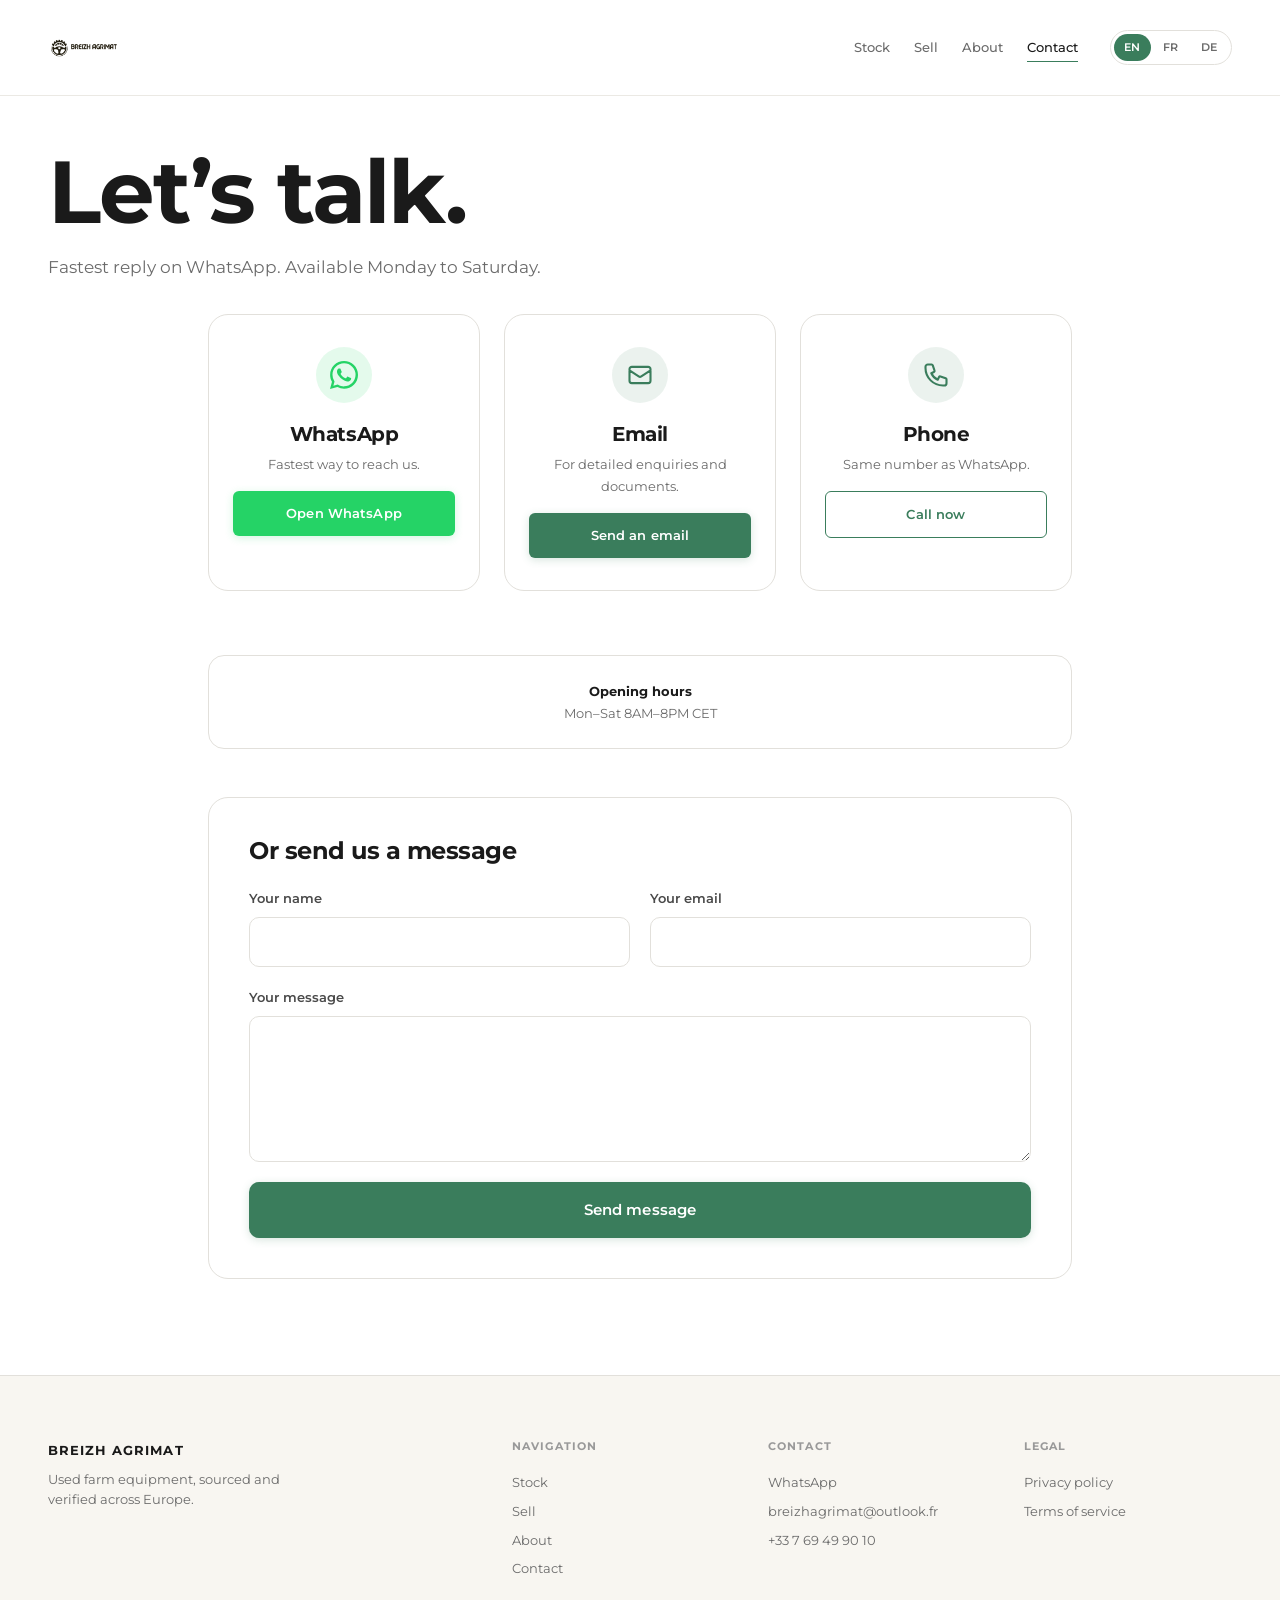
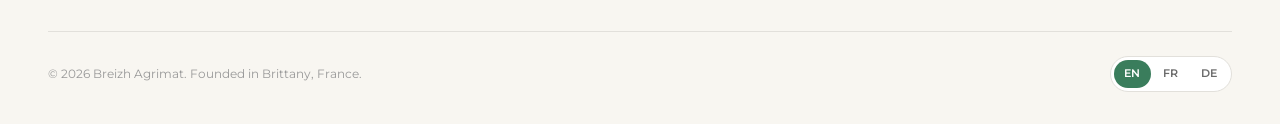
<file: contact/index.html>
<!DOCTYPE html>
<html lang="en">
<head>
<meta charset="UTF-8">
<meta name="viewport" content="width=device-width, initial-scale=1.0">
<title>Contact — Breizh Agrimat | WhatsApp, Email, Phone</title>
<meta name="description" content="Contact Breizh Agrimat via WhatsApp, email or phone. Fastest reply on WhatsApp. Available Monday to Saturday, 8AM-8PM CET.">
<meta property="og:title" content="Contact — Breizh Agrimat">
<meta property="og:description" content="Fastest reply on WhatsApp. Trilingual: EN, FR, DE.">
<link rel="alternate" hreflang="en" href="https://breizh-agrimat.com/contact/">
<link rel="alternate" hreflang="fr" href="https://breizh-agrimat.com/contact/">
<link rel="alternate" hreflang="de" href="https://breizh-agrimat.com/contact/">
<link rel="preconnect" href="https://fonts.googleapis.com">
<link rel="preconnect" href="https://fonts.gstatic.com" crossorigin>
<link href="https://fonts.googleapis.com/css2?family=Montserrat:wght@400;500;600;700;800;900&family=JetBrains+Mono:wght@500;600;700&display=swap" rel="stylesheet">
<link rel="stylesheet" href="/styles.css">

<script type="application/ld+json">
{
  "@context": "https://schema.org",
  "@type": "LocalBusiness",
  "name": "Breizh Agrimat",
  "telephone": "+33769499010",
  "email": "breizhagrimat@outlook.fr",
  "address": {
    "@type": "PostalAddress",
    "addressLocality": "Treffendel",
    "addressRegion": "Brittany",
    "postalCode": "35380",
    "addressCountry": "FR"
  },
  "openingHours": "Mo-Sa 08:00-20:00",
  "areaServed": "Europe"
}
</script>
</head>
<body>

<!-- HEADER -->
<header class="site-header">
  <a href="/" class="brand" aria-label="Breizh Agrimat home">
    <img src="/assets/logo-dark.png" alt="Breizh Agrimat" class="logo-img">
  </a>
  <nav class="header-nav">
    <div class="header-links">
      <a href="/stock/" data-i18n="nav.stock">Stock</a>
      <a href="/vendre/" data-i18n="nav.sell">Sell</a>
      <a href="/a-propos/" data-i18n="nav.about">About</a>
      <a href="/contact/" class="active" data-i18n="nav.contact">Contact</a>
    </div>
    <div class="header-actions">
      <div class="lang-switch">
        <button class="lang-btn active" data-lang="en">EN</button>
        <button class="lang-btn" data-lang="fr">FR</button>
        <button class="lang-btn" data-lang="de">DE</button>
      </div>
    </div>
  </nav>
  <button class="menu-toggle" aria-label="Menu"><span></span></button>
</header>
<nav class="mobile-nav" aria-label="Mobile navigation">
  <a href="/stock/" data-i18n="nav.stock">Stock</a>
  <a href="/vendre/" data-i18n="nav.sell">Sell</a>
  <a href="/a-propos/" data-i18n="nav.about">About</a>
  <a href="/contact/" data-i18n="nav.contact">Contact</a>
  <div class="lang-switch">
    <button class="lang-btn active" data-lang="en">EN</button>
    <button class="lang-btn" data-lang="fr">FR</button>
    <button class="lang-btn" data-lang="de">DE</button>
  </div>
</nav>

<!-- HERO -->
<section class="contact-hero">
  <div class="container">
    <h1 data-i18n="contact.title">Let's talk.</h1>
    <p data-i18n="contact.subtitle">Fastest reply on WhatsApp. Available Monday to Saturday.</p>
  </div>
</section>

<!-- CHANNELS -->
<main class="section" style="padding-top:0">
  <div class="container container--narrow">
    <div class="contact-channels">
      <!-- WhatsApp -->
      <div class="contact-channel reveal">
        <div class="contact-channel-icon contact-channel-icon--wa">
          <svg viewBox="0 0 24 24"><path d="M17.498 14.382c-.301-.15-1.767-.867-2.04-.966-.273-.101-.473-.15-.673.15-.197.295-.771.964-.944 1.162-.175.195-.349.21-.646.075-.3-.15-1.263-.465-2.403-1.485-.888-.795-1.484-1.77-1.66-2.07-.174-.3-.019-.465.13-.615.136-.135.301-.345.451-.523.146-.181.194-.301.297-.496.1-.21.049-.375-.025-.524-.075-.15-.672-1.62-.922-2.206-.24-.584-.487-.51-.672-.51-.172-.015-.371-.015-.571-.015-.2 0-.523.074-.797.359-.273.3-1.045 1.02-1.045 2.475s1.07 2.865 1.219 3.075c.149.195 2.105 3.195 5.1 4.485.714.3 1.27.48 1.704.629.714.227 1.365.195 1.88.121.574-.091 1.767-.721 2.016-1.426.255-.705.255-1.29.18-1.425-.074-.135-.27-.21-.57-.345m-5.446 7.443h-.016c-1.77 0-3.524-.48-5.055-1.38l-.36-.214-3.75.975 1.005-3.645-.239-.375a9.869 9.869 0 0 1-1.51-5.26c.001-5.45 4.436-9.884 9.888-9.884 2.64 0 5.122 1.03 6.988 2.898a9.825 9.825 0 0 1 2.893 6.994c-.003 5.45-4.437 9.885-9.885 9.885M20.52 3.449C18.24 1.245 15.24 0 12.045 0 5.463 0 .104 5.334.101 11.893c0 2.096.549 4.14 1.595 5.945L0 24l6.335-1.652a12.062 12.062 0 0 0 5.71 1.447h.006c6.585 0 11.946-5.336 11.949-11.896 0-3.176-1.24-6.165-3.495-8.411"/></svg>
        </div>
        <h3 data-i18n="contact.wa.title">WhatsApp</h3>
        <p data-i18n="contact.wa.desc">Fastest way to reach us.</p>
        <a href="https://wa.me/33769499010?text=Hello%20Esteban%2C%20I%27d%20like%20to%20discuss%20agricultural%20equipment." class="btn btn--whatsapp" target="_blank" rel="noopener" data-i18n="contact.wa.btn">Open WhatsApp</a>
      </div>
      <!-- Email -->
      <div class="contact-channel reveal reveal-d1">
        <div class="contact-channel-icon contact-channel-icon--email">
          <svg viewBox="0 0 24 24"><path d="M3 8l7.89 5.26a2 2 0 002.22 0L21 8M5 19h14a2 2 0 002-2V7a2 2 0 00-2-2H5a2 2 0 00-2 2v10a2 2 0 002 2z" stroke-linecap="round" stroke-linejoin="round"/></svg>
        </div>
        <h3 data-i18n="contact.email.title">Email</h3>
        <p data-i18n="contact.email.desc">For detailed enquiries and documents.</p>
        <a href="mailto:breizhagrimat@outlook.fr" class="btn btn--primary" data-i18n="contact.email.btn">Send an email</a>
      </div>
      <!-- Phone -->
      <div class="contact-channel reveal reveal-d2">
        <div class="contact-channel-icon contact-channel-icon--phone">
          <svg viewBox="0 0 24 24"><path d="M3 5a2 2 0 012-2h3.28a1 1 0 01.948.684l1.498 4.493a1 1 0 01-.502 1.21l-2.257 1.13a11.042 11.042 0 005.516 5.516l1.13-2.257a1 1 0 011.21-.502l4.493 1.498a1 1 0 01.684.949V19a2 2 0 01-2 2h-1C9.716 21 3 14.284 3 6V5z" stroke-linecap="round" stroke-linejoin="round"/></svg>
        </div>
        <h3 data-i18n="contact.phone.title">Phone</h3>
        <p data-i18n="contact.phone.desc">Same number as WhatsApp.</p>
        <a href="tel:+33769499010" class="btn btn--secondary" data-i18n="contact.phone.btn">Call now</a>
      </div>
    </div>

    <!-- Hours -->
    <div class="contact-hours reveal">
      <p><strong data-i18n="contact.hours">Opening hours</strong></p>
      <p data-i18n="footer.hours">Mon-Sat 8AM-8PM CET</p>
    </div>

    <!-- Contact form -->
    <div class="form-card reveal">
      <h3 style="font-size:var(--text-2xl);margin-bottom:var(--space-6)" data-i18n="contact.form.title">Or send us a message</h3>
      <form name="contact" method="POST" data-netlify="true" data-netlify-honeypot="bot-field" action="/contact/">
        <input type="hidden" name="form-name" value="contact">
        <input type="text" name="bot-field" hidden>
        <div class="form-grid">
          <div class="form-group">
            <label class="form-label" data-i18n="contact.form.name">Your name</label>
            <input type="text" name="name" class="form-input" required>
          </div>
          <div class="form-group">
            <label class="form-label" data-i18n="contact.form.email">Your email</label>
            <input type="email" name="email" class="form-input" required>
          </div>
          <div class="form-group form-group--full">
            <label class="form-label" data-i18n="contact.form.message">Your message</label>
            <textarea name="message" class="form-textarea" rows="5" required></textarea>
          </div>
          <div class="form-group form-group--full">
            <button type="submit" class="btn btn--primary btn--lg btn--full" data-i18n="contact.form.send">Send message</button>
          </div>
        </div>
      </form>
    </div>
  </div>
</main>

<!-- FOOTER -->
<footer class="site-footer">
  <div class="container">
    <div class="footer-grid">
      <div class="footer-brand">
        <div class="brand-name">BREIZH AGRIMAT</div>
        <p class="brand-tagline" data-i18n="footer.tagline">Used farm equipment, sourced and verified across Europe.</p>
      </div>
      <div class="footer-col">
        <h4 data-i18n="footer.nav">Navigation</h4>
        <a href="/stock/" data-i18n="nav.stock">Stock</a>
        <a href="/vendre/" data-i18n="nav.sell">Sell</a>
        <a href="/a-propos/" data-i18n="nav.about">About</a>
        <a href="/contact/" data-i18n="nav.contact">Contact</a>
      </div>
      <div class="footer-col">
        <h4 data-i18n="footer.contact">Contact</h4>
        <a href="https://wa.me/33769499010" target="_blank" rel="noopener">WhatsApp</a>
        <a href="mailto:breizhagrimat@outlook.fr">breizhagrimat@outlook.fr</a>
        <a href="tel:+33769499010">+33 7 69 49 90 10</a>
      </div>
      <div class="footer-col">
        <h4 data-i18n="footer.legal">Legal</h4>
        <a href="#" data-i18n="footer.privacy">Privacy policy</a>
        <a href="#" data-i18n="footer.terms">Terms of service</a>
      </div>
    </div>
    <div class="footer-bottom">
      <div class="footer-copy" data-i18n="footer.copy">&copy; 2026 Breizh Agrimat. Founded in Brittany, France.</div>
      <div class="lang-switch">
        <button class="lang-btn active" data-lang="en">EN</button>
        <button class="lang-btn" data-lang="fr">FR</button>
        <button class="lang-btn" data-lang="de">DE</button>
      </div>
    </div>
  </div>
</footer>

<script src="/i18n.js" defer></script>
<script src="/scripts.js" defer></script>
</body>
</html>
</file>
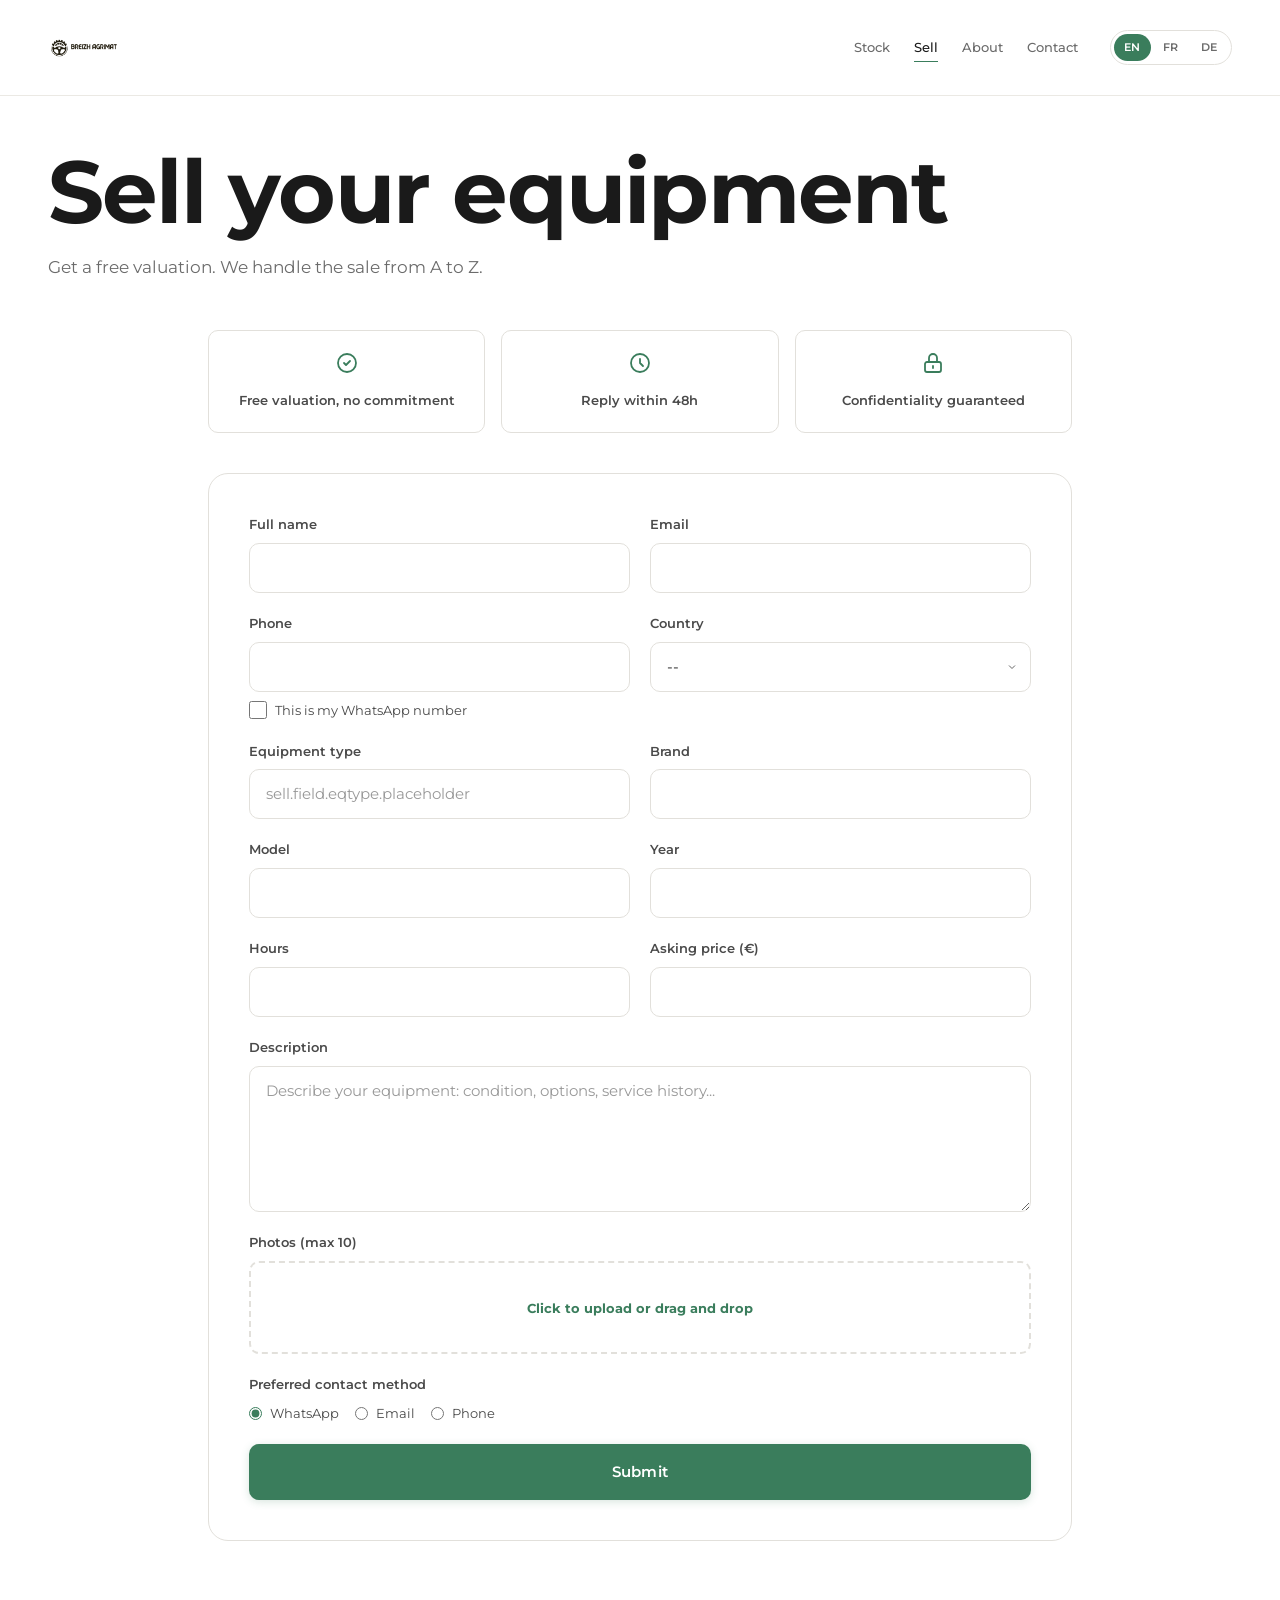
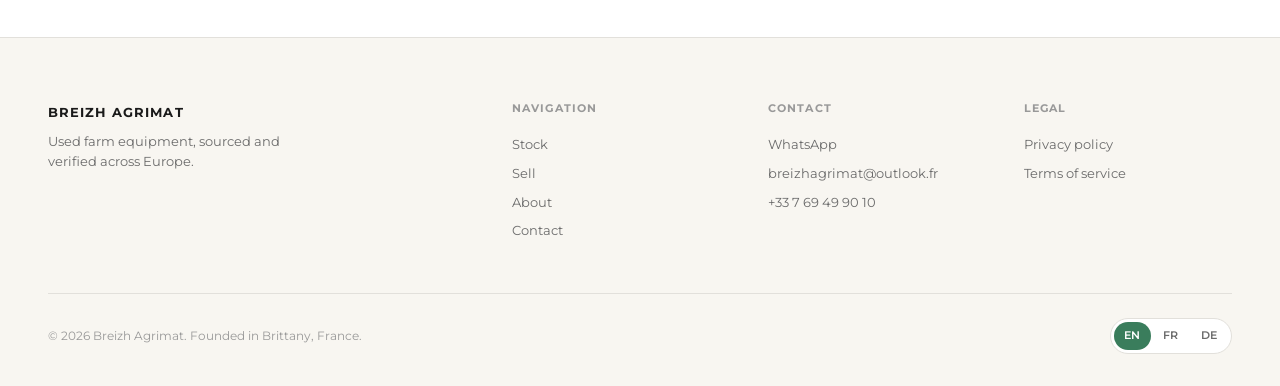
<file: vendre/index.html>
<!DOCTYPE html>
<html lang="en">
<head>
<meta charset="UTF-8">
<meta name="viewport" content="width=device-width, initial-scale=1.0">
<title>Sell Your Equipment — Breizh Agrimat</title>
<meta name="description" content="Sell your used agricultural equipment through Breizh Agrimat. Free valuation, pan-European buyer network, full service from photos to paperwork.">
<meta property="og:title" content="Sell Your Equipment — Breizh Agrimat">
<meta property="og:description" content="Free valuation. Pan-European buyer network. We handle everything.">
<link rel="alternate" hreflang="en" href="https://breizh-agrimat.com/vendre/">
<link rel="alternate" hreflang="fr" href="https://breizh-agrimat.com/vendre/">
<link rel="alternate" hreflang="de" href="https://breizh-agrimat.com/vendre/">
<link rel="preconnect" href="https://fonts.googleapis.com">
<link rel="preconnect" href="https://fonts.gstatic.com" crossorigin>
<link href="https://fonts.googleapis.com/css2?family=Montserrat:wght@400;500;600;700;800;900&family=JetBrains+Mono:wght@500;600;700&display=swap" rel="stylesheet">
<link rel="stylesheet" href="/styles.css">
</head>
<body>

<!-- HEADER -->
<header class="site-header">
  <a href="/" class="brand" aria-label="Breizh Agrimat home">
    <img src="/assets/logo-dark.png" alt="Breizh Agrimat" class="logo-img">
  </a>
  <nav class="header-nav">
    <div class="header-links">
      <a href="/stock/" data-i18n="nav.stock">Stock</a>
      <a href="/vendre/" class="active" data-i18n="nav.sell">Sell</a>
      <a href="/a-propos/" data-i18n="nav.about">About</a>
      <a href="/contact/" data-i18n="nav.contact">Contact</a>
    </div>
    <div class="header-actions">
      <div class="lang-switch">
        <button class="lang-btn active" data-lang="en">EN</button>
        <button class="lang-btn" data-lang="fr">FR</button>
        <button class="lang-btn" data-lang="de">DE</button>
      </div>
    </div>
  </nav>
  <button class="menu-toggle" aria-label="Menu"><span></span></button>
</header>
<nav class="mobile-nav" aria-label="Mobile navigation">
  <a href="/stock/" data-i18n="nav.stock">Stock</a>
  <a href="/vendre/" data-i18n="nav.sell">Sell</a>
  <a href="/a-propos/" data-i18n="nav.about">About</a>
  <a href="/contact/" data-i18n="nav.contact">Contact</a>
  <div class="lang-switch">
    <button class="lang-btn active" data-lang="en">EN</button>
    <button class="lang-btn" data-lang="fr">FR</button>
    <button class="lang-btn" data-lang="de">DE</button>
  </div>
</nav>

<!-- HERO -->
<section class="sell-hero">
  <div class="container">
    <h1 data-i18n="sell.title">Sell your equipment</h1>
    <p data-i18n="sell.subtitle">Get a free valuation. We handle the sale from A to Z.</p>
  </div>
</section>

<!-- MAIN -->
<main class="section" style="padding-top:0">
  <div class="container container--narrow">

    <!-- Reassurance -->
    <div class="reassurance">
      <div class="reassurance-item reveal">
        <svg viewBox="0 0 24 24"><path d="M9 12l2 2 4-4m6 2a9 9 0 11-18 0 9 9 0 0118 0z" stroke-linecap="round" stroke-linejoin="round"/></svg>
        <span data-i18n="sell.reassure.1">Free valuation, no commitment</span>
      </div>
      <div class="reassurance-item reveal reveal-d1">
        <svg viewBox="0 0 24 24"><path d="M12 8v4l3 3m6-3a9 9 0 11-18 0 9 9 0 0118 0z" stroke-linecap="round" stroke-linejoin="round"/></svg>
        <span data-i18n="sell.reassure.2">Reply within 48h</span>
      </div>
      <div class="reassurance-item reveal reveal-d2">
        <svg viewBox="0 0 24 24"><path d="M12 15v2m-6 4h12a2 2 0 002-2v-6a2 2 0 00-2-2H6a2 2 0 00-2 2v6a2 2 0 002 2zm10-10V7a4 4 0 00-8 0v4h8z" stroke-linecap="round" stroke-linejoin="round"/></svg>
        <span data-i18n="sell.reassure.3">Confidentiality guaranteed</span>
      </div>
    </div>

    <!-- Form -->
    <div class="form-card reveal">
      <form name="sell-equipment" method="POST" data-netlify="true" data-netlify-honeypot="bot-field" action="/vendre/merci/" enctype="multipart/form-data">
        <input type="hidden" name="form-name" value="sell-equipment">
        <input type="text" name="bot-field" hidden>

        <div class="form-grid">
          <!-- Contact info -->
          <div class="form-group">
            <label class="form-label" data-i18n="sell.field.name">Full name <span class="required">*</span></label>
            <input type="text" name="name" class="form-input" required>
          </div>
          <div class="form-group">
            <label class="form-label" data-i18n="sell.field.email">Email <span class="required">*</span></label>
            <input type="email" name="email" class="form-input" required>
          </div>
          <div class="form-group">
            <label class="form-label" data-i18n="sell.field.phone">Phone</label>
            <input type="tel" name="phone" class="form-input">
            <label class="form-checkbox">
              <input type="checkbox" name="is_whatsapp" value="yes">
              <span data-i18n="sell.field.whatsapp">This is my WhatsApp number</span>
            </label>
          </div>
          <div class="form-group">
            <label class="form-label" data-i18n="sell.field.country">Country</label>
            <select name="country" class="form-select">
              <option value="">--</option>
              <option value="FR">France</option>
              <option value="BE">Belgium</option>
              <option value="ES">Spain</option>
              <option value="IT">Italy</option>
              <option value="DE">Germany</option>
              <option value="NL">Netherlands</option>
              <option value="UK">United Kingdom</option>
              <option value="PL">Poland</option>
              <option value="RO">Romania</option>
              <option value="BG">Bulgaria</option>
              <option value="CZ">Czech Republic</option>
              <option value="SK">Slovakia</option>
              <option value="HU">Hungary</option>
              <option value="AT">Austria</option>
              <option value="GR">Greece</option>
              <option value="OTHER">Other</option>
            </select>
          </div>

          <!-- Equipment info -->
          <div class="form-group">
            <label class="form-label" data-i18n="sell.field.eqtype">What are you selling? <span class="required">*</span></label>
            <input type="text" name="equipment_type" class="form-input" required placeholder="e.g. John Deere 6155M tractor, Claas Lexion combine, Krone baler..." data-i18n-placeholder="sell.field.eqtype.placeholder">
          </div>
          <div class="form-group">
            <label class="form-label" data-i18n="sell.field.brand">Brand</label>
            <input type="text" name="brand" class="form-input">
          </div>
          <div class="form-group">
            <label class="form-label" data-i18n="sell.field.model">Model</label>
            <input type="text" name="model" class="form-input">
          </div>
          <div class="form-group">
            <label class="form-label" data-i18n="sell.field.year">Year</label>
            <input type="number" name="year" class="form-input" min="1960" max="2026">
          </div>
          <div class="form-group">
            <label class="form-label" data-i18n="sell.field.hours">Hours</label>
            <input type="number" name="hours" class="form-input" min="0">
          </div>
          <div class="form-group">
            <label class="form-label" data-i18n="sell.field.price">Asking price (&euro;)</label>
            <input type="number" name="asking_price" class="form-input" min="0">
          </div>

          <!-- Description -->
          <div class="form-group form-group--full">
            <label class="form-label" data-i18n="sell.field.desc">Description</label>
            <textarea name="description" class="form-textarea" rows="5" data-i18n-placeholder="sell.field.desc.placeholder" placeholder="Describe your equipment: condition, options, service history..."></textarea>
          </div>

          <!-- Photos -->
          <div class="form-group form-group--full">
            <label class="form-label" data-i18n="sell.field.photos">Photos (max 10)</label>
            <label class="form-file">
              <input type="file" name="photos" accept="image/*" multiple>
              <span class="form-file-label"><strong data-i18n="sell.field.photos.label">Click to upload or drag and drop</strong></span>
            </label>
          </div>

          <!-- Contact preference -->
          <div class="form-group form-group--full">
            <label class="form-label" data-i18n="sell.field.contact">Preferred contact method</label>
            <div class="form-radio-group">
              <label class="form-radio"><input type="radio" name="contact_method" value="WhatsApp" checked> WhatsApp</label>
              <label class="form-radio"><input type="radio" name="contact_method" value="Email"> Email</label>
              <label class="form-radio"><input type="radio" name="contact_method" value="Phone"> Phone</label>
            </div>
          </div>

          <!-- Submit -->
          <div class="form-group form-group--full">
            <button type="submit" class="btn btn--primary btn--lg btn--full" data-i18n="sell.submit">Submit</button>
          </div>
        </div>
      </form>
    </div>
  </div>
</main>

<!-- FOOTER -->
<footer class="site-footer">
  <div class="container">
    <div class="footer-grid">
      <div class="footer-brand">
        <div class="brand-name">BREIZH AGRIMAT</div>
        <p class="brand-tagline" data-i18n="footer.tagline">Used farm equipment, sourced and verified across Europe.</p>
      </div>
      <div class="footer-col">
        <h4 data-i18n="footer.nav">Navigation</h4>
        <a href="/stock/" data-i18n="nav.stock">Stock</a>
        <a href="/vendre/" data-i18n="nav.sell">Sell</a>
        <a href="/a-propos/" data-i18n="nav.about">About</a>
        <a href="/contact/" data-i18n="nav.contact">Contact</a>
      </div>
      <div class="footer-col">
        <h4 data-i18n="footer.contact">Contact</h4>
        <a href="https://wa.me/33769499010" target="_blank" rel="noopener">WhatsApp</a>
        <a href="mailto:breizhagrimat@outlook.fr">breizhagrimat@outlook.fr</a>
        <a href="tel:+33769499010">+33 7 69 49 90 10</a>
      </div>
      <div class="footer-col">
        <h4 data-i18n="footer.legal">Legal</h4>
        <a href="#" data-i18n="footer.privacy">Privacy policy</a>
        <a href="#" data-i18n="footer.terms">Terms of service</a>
      </div>
    </div>
    <div class="footer-bottom">
      <div class="footer-copy" data-i18n="footer.copy">&copy; 2026 Breizh Agrimat. Founded in Brittany, France.</div>
      <div class="lang-switch">
        <button class="lang-btn active" data-lang="en">EN</button>
        <button class="lang-btn" data-lang="fr">FR</button>
        <button class="lang-btn" data-lang="de">DE</button>
      </div>
    </div>
  </div>
</footer>

<script src="/i18n.js" defer></script>
<script src="/scripts.js" defer></script>
</body>
</html>
</file>
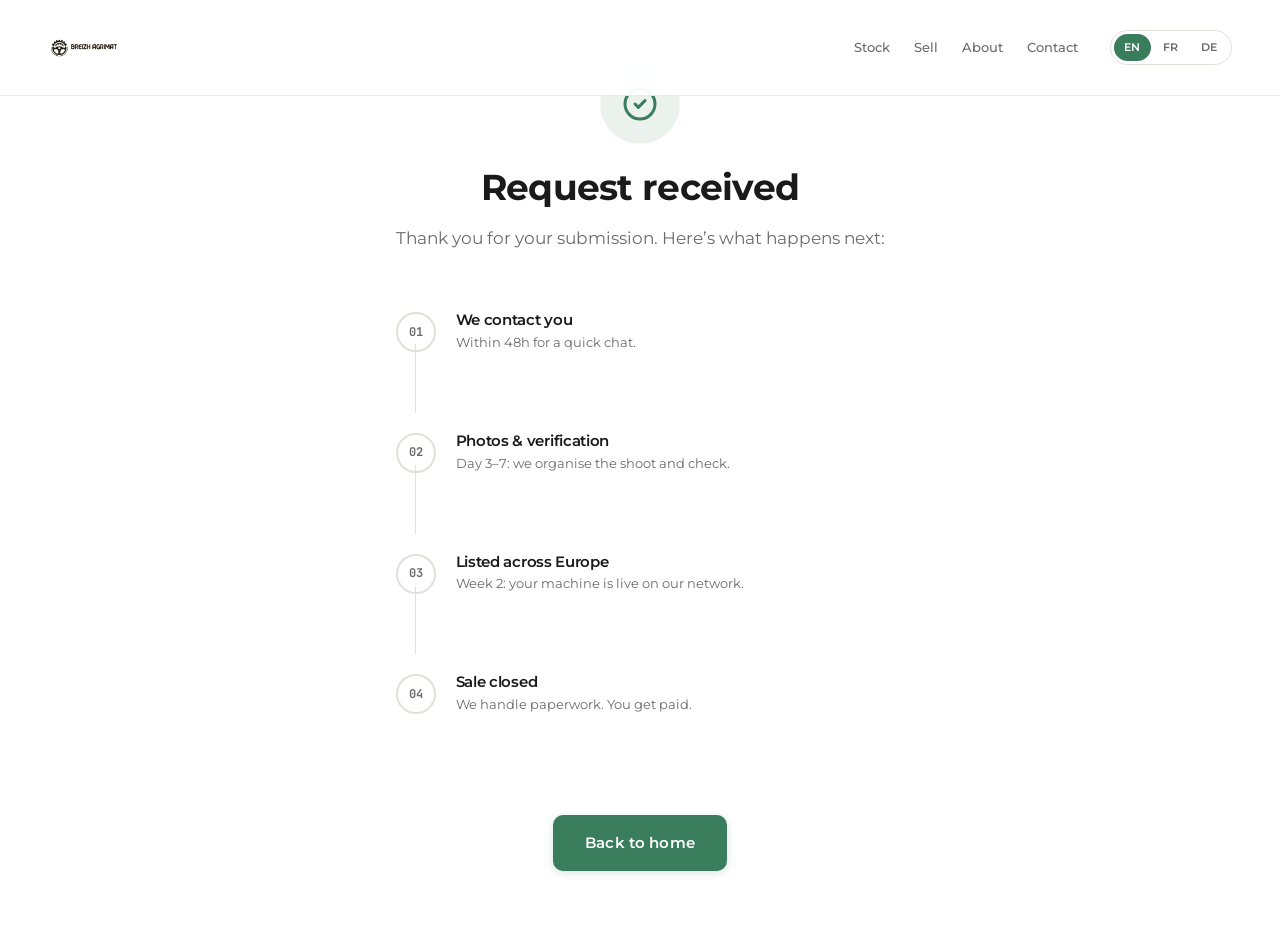
<file: vendre/merci/index.html>
<!DOCTYPE html>
<html lang="en">
<head>
<meta charset="UTF-8">
<meta name="viewport" content="width=device-width, initial-scale=1.0">
<title>Thank You — Breizh Agrimat</title>
<meta name="robots" content="noindex">
<link rel="preconnect" href="https://fonts.googleapis.com">
<link rel="preconnect" href="https://fonts.gstatic.com" crossorigin>
<link href="https://fonts.googleapis.com/css2?family=Montserrat:wght@400;500;600;700;800;900&family=JetBrains+Mono:wght@500;600;700&display=swap" rel="stylesheet">
<link rel="stylesheet" href="/styles.css">
</head>
<body>

<!-- HEADER -->
<header class="site-header">
  <a href="/" class="brand" aria-label="Breizh Agrimat home">
    <img src="/assets/logo-dark.png" alt="Breizh Agrimat" class="logo-img">
  </a>
  <nav class="header-nav">
    <div class="header-links">
      <a href="/stock/" data-i18n="nav.stock">Stock</a>
      <a href="/vendre/" data-i18n="nav.sell">Sell</a>
      <a href="/a-propos/" data-i18n="nav.about">About</a>
      <a href="/contact/" data-i18n="nav.contact">Contact</a>
    </div>
    <div class="header-actions">
      <div class="lang-switch">
        <button class="lang-btn active" data-lang="en">EN</button>
        <button class="lang-btn" data-lang="fr">FR</button>
        <button class="lang-btn" data-lang="de">DE</button>
      </div>
    </div>
  </nav>
  <button class="menu-toggle" aria-label="Menu"><span></span></button>
</header>
<nav class="mobile-nav" aria-label="Mobile navigation">
  <a href="/stock/" data-i18n="nav.stock">Stock</a>
  <a href="/vendre/" data-i18n="nav.sell">Sell</a>
  <a href="/a-propos/" data-i18n="nav.about">About</a>
  <a href="/contact/" data-i18n="nav.contact">Contact</a>
  <div class="lang-switch">
    <button class="lang-btn active" data-lang="en">EN</button>
    <button class="lang-btn" data-lang="fr">FR</button>
    <button class="lang-btn" data-lang="de">DE</button>
  </div>
</nav>

<!-- THANK YOU -->
<section class="thankyou">
  <div class="thankyou-card">
    <div class="thankyou-icon">
      <svg viewBox="0 0 24 24"><path d="M9 12l2 2 4-4m6 2a9 9 0 11-18 0 9 9 0 0118 0z" stroke-linecap="round" stroke-linejoin="round"/></svg>
    </div>
    <h1 data-i18n="thankyou.title">Request received</h1>
    <p data-i18n="thankyou.desc">Thank you for your submission. Here's what happens next:</p>

    <div class="timeline">
      <div class="timeline-step">
        <div class="timeline-marker">01</div>
        <div class="timeline-content">
          <h4 data-i18n="thankyou.step1.title">We contact you</h4>
          <p data-i18n="thankyou.step1.desc">Within 48h for a quick chat.</p>
        </div>
      </div>
      <div class="timeline-step">
        <div class="timeline-marker">02</div>
        <div class="timeline-content">
          <h4 data-i18n="thankyou.step2.title">Photos & verification</h4>
          <p data-i18n="thankyou.step2.desc">Day 3-7: we organise the shoot and check.</p>
        </div>
      </div>
      <div class="timeline-step">
        <div class="timeline-marker">03</div>
        <div class="timeline-content">
          <h4 data-i18n="thankyou.step3.title">Listed across Europe</h4>
          <p data-i18n="thankyou.step3.desc">Week 2: your machine is live on our network.</p>
        </div>
      </div>
      <div class="timeline-step">
        <div class="timeline-marker">04</div>
        <div class="timeline-content">
          <h4 data-i18n="thankyou.step4.title">Sale closed</h4>
          <p data-i18n="thankyou.step4.desc">We handle paperwork. You get paid.</p>
        </div>
      </div>
    </div>

    <a href="/" class="btn btn--primary btn--lg" data-i18n="thankyou.back">Back to home</a>
  </div>
</section>

<script src="/i18n.js" defer></script>
<script src="/scripts.js" defer></script>
</body>
</html>
</file>
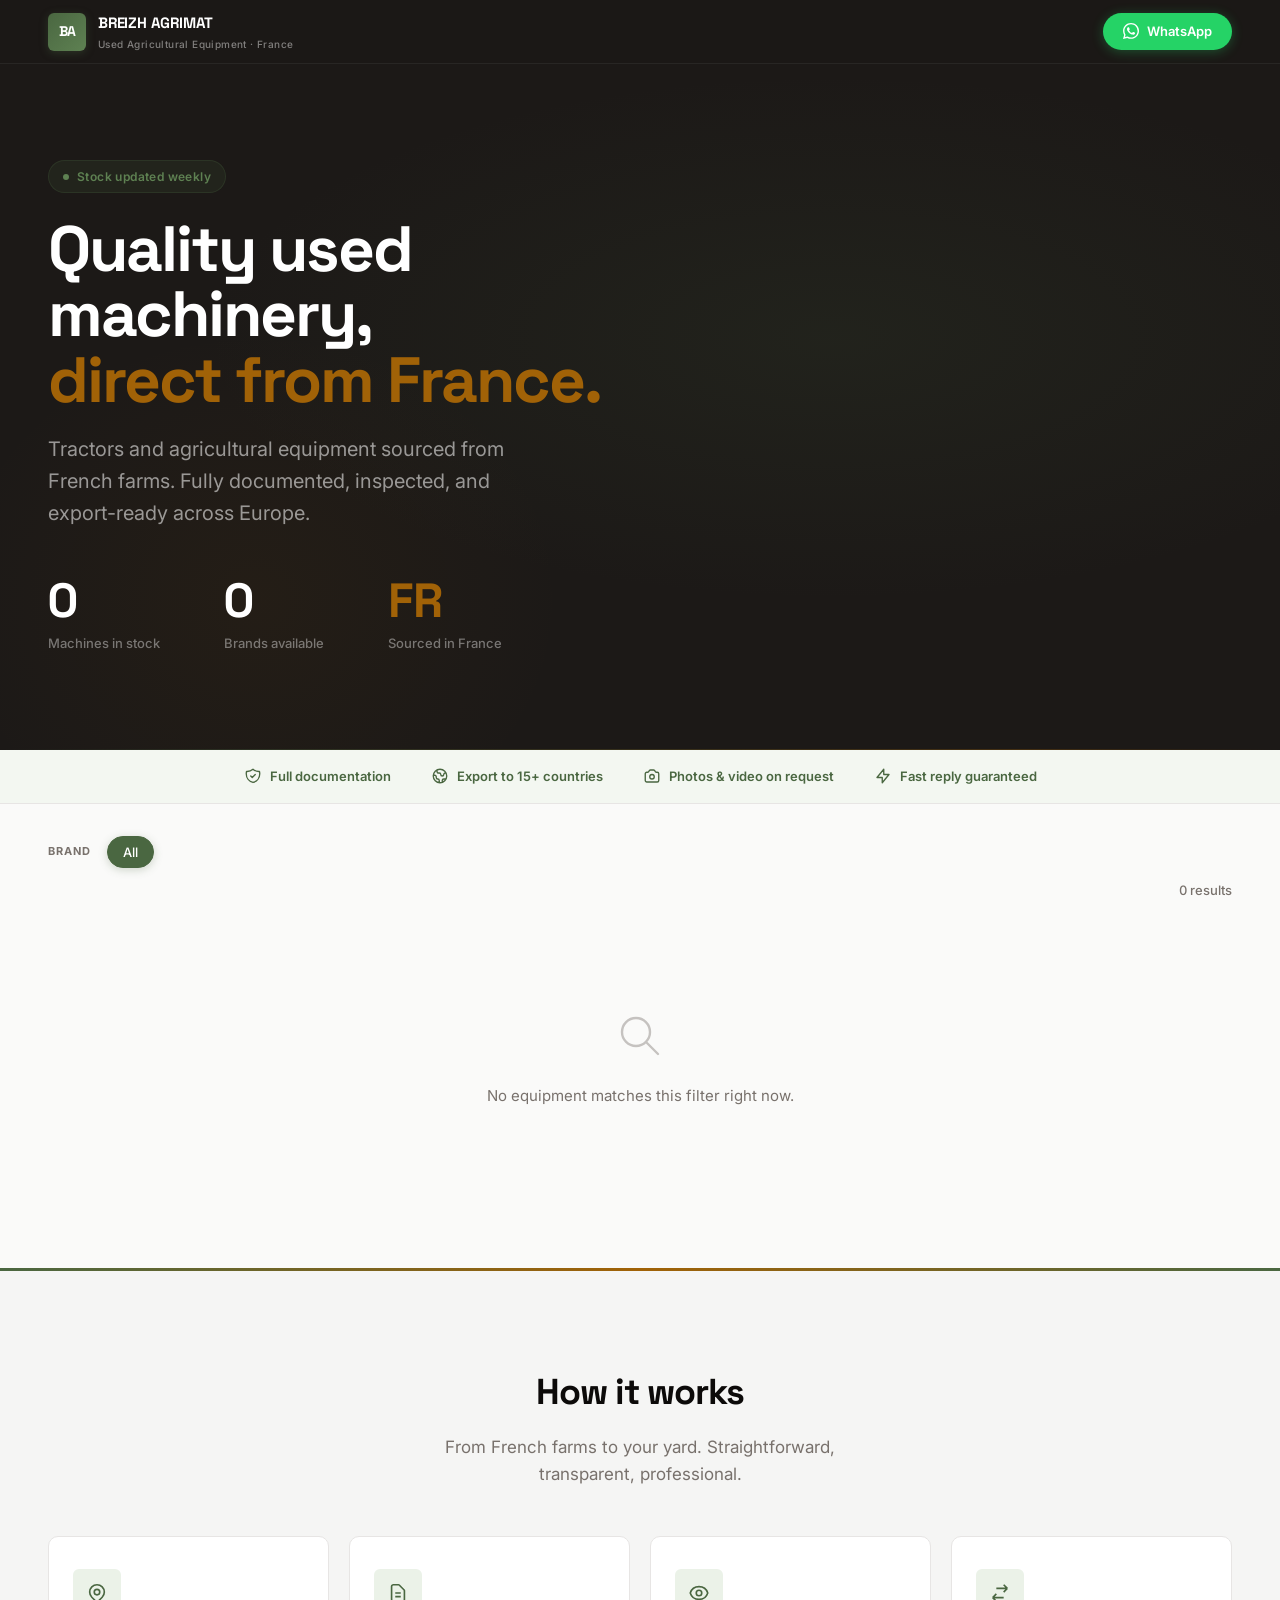
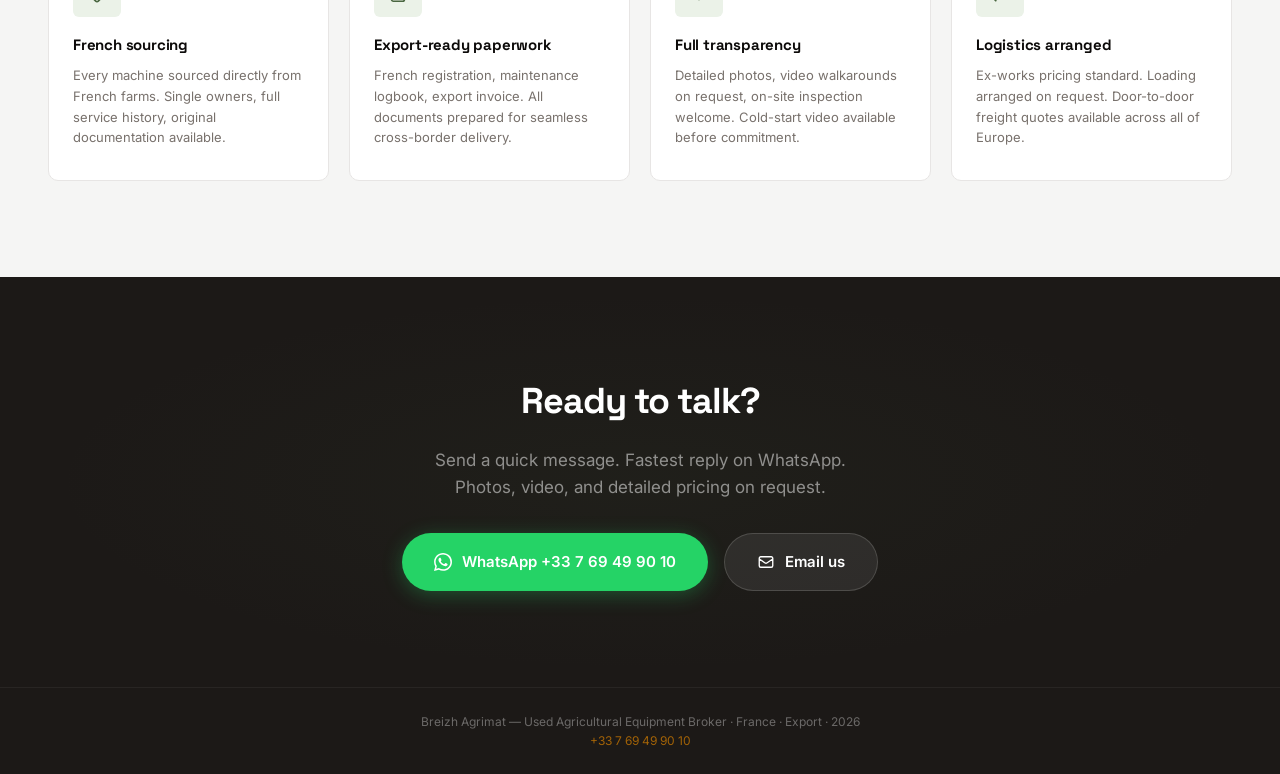
<file: template.html>
<!DOCTYPE html>
<html lang="en">
<head>
<meta charset="UTF-8">
<meta name="viewport" content="width=device-width, initial-scale=1.0">
<title>Breizh Agrimat — Used Agricultural Equipment from France</title>
<meta name="description" content="Premium used tractors and agricultural equipment sourced directly from French farms. Export-ready, fully documented, immediate availability.">
<meta property="og:title" content="Breizh Agrimat — Used Agricultural Equipment from France">
<meta property="og:description" content="Premium used tractors sourced from French farms. Export-ready, fully documented.">
<meta property="og:type" content="website">
<link rel="preconnect" href="https://fonts.googleapis.com">
<link rel="preconnect" href="https://fonts.gstatic.com" crossorigin>
<link href="https://fonts.googleapis.com/css2?family=Inter:wght@400;500;600;700;800;900&family=Space+Grotesk:wght@500;600;700&display=swap" rel="stylesheet">
<!--
  DESIGN SYSTEM — Breizh Agrimat v4 "Industrial Premium"
  Generated via ui-ux-pro-max skill + manual direction

  STYLE: Trust & Authority meets Swiss Modernism 2.0
    - Performance: Excellent | Accessibility: WCAG AA+ | Complexity: Medium
    - 12-column mental grid, mathematical spacing (8px base unit)

  PALETTE: Custom "Industrial Heritage" — fuses Luxury/Premium Brand + Inventory/Stock
    - Primary dark: #1C1917 (warm charcoal, not cold black)
    - Secondary: #44403C (stone)
    - Olive: #4A6741 (agricultural anchor — not neon, not muted)
    - Copper/Gold: #A16207 (WCAG 3:1 verified CTA accent)
    - Background: #FAFAF9 (warm white)
    - Cards: #FFFFFF
    - Muted: #78716C

  TYPOGRAPHY: Space Grotesk 600-700 headings + Inter 400-600 body
    - Technical geometric character for headings
    - High legibility Inter for all body/UI text
    - Tabular figures for prices

  EFFECTS: Badge hover, metric count-up, stat reveal, smooth transitions (150-300ms)
  AVOID: Emoji icons, cheap gradients, fast animations, liquid glass (perf concern)
-->
<style>
*{margin:0;padding:0;box-sizing:border-box}

:root{
  /* Semantic color tokens (ui-ux-pro-max standard) */
  --color-primary:#1C1917;
  --color-on-primary:#FFFFFF;
  --color-secondary:#44403C;
  --color-on-secondary:#FFFFFF;
  --color-accent:#A16207;
  --color-accent-hover:#B97318;
  --color-on-accent:#FFFFFF;
  --color-olive:#4A6741;
  --color-olive-light:#5E8152;
  --color-olive-pale:#EBF2E8;
  --color-olive-bg:#F3F7F1;
  --color-background:#FAFAF9;
  --color-foreground:#0C0A09;
  --color-card:#FFFFFF;
  --color-card-foreground:#0C0A09;
  --color-muted:#F5F5F4;
  --color-muted-foreground:#78716C;
  --color-border:#E7E5E4;
  --color-destructive:#DC2626;
  --color-ring:#1C1917;
  --color-whatsapp:#25D366;
  --color-whatsapp-hover:#1EBE57;

  /* Spacing: 8px base unit (Swiss Modernism) */
  --space-1:4px;  --space-2:8px;  --space-3:12px;
  --space-4:16px; --space-5:20px; --space-6:24px;
  --space-8:32px; --space-10:40px;--space-12:48px;
  --space-16:64px;--space-20:80px;--space-24:96px;

  /* Typography scale */
  --font-heading:'Space Grotesk',system-ui,sans-serif;
  --font-body:'Inter',system-ui,-apple-system,sans-serif;
  --text-xs:12px;  --text-sm:13px;  --text-base:15px;
  --text-lg:17px;  --text-xl:20px;  --text-2xl:24px;
  --text-3xl:30px; --text-4xl:36px; --text-5xl:48px;
  --text-6xl:clamp(40px,6vw,64px);

  /* Effects */
  --radius-sm:6px; --radius-md:10px; --radius-lg:16px; --radius-xl:20px; --radius-full:9999px;
  --shadow-sm:0 1px 2px rgba(28,25,23,0.04);
  --shadow-md:0 4px 12px rgba(28,25,23,0.07),0 1px 3px rgba(28,25,23,0.04);
  --shadow-lg:0 12px 40px rgba(28,25,23,0.1),0 4px 12px rgba(28,25,23,0.05);
  --shadow-xl:0 24px 56px rgba(28,25,23,0.14),0 8px 24px rgba(28,25,23,0.06);
  --transition-fast:150ms cubic-bezier(0.4,0,0.2,1);
  --transition-base:250ms cubic-bezier(0.4,0,0.2,1);
  --transition-slow:400ms cubic-bezier(0.16,1,0.3,1);
}

html{scroll-behavior:smooth}
body{
  font-family:var(--font-body);background:var(--color-background);
  color:var(--color-foreground);line-height:1.6;
  -webkit-font-smoothing:antialiased;-moz-osx-font-smoothing:grayscale;
  overflow-x:hidden;
}

/* ===== SCROLL REVEAL ===== */
@keyframes fadeUp{from{opacity:0;transform:translateY(24px)}to{opacity:1;transform:translateY(0)}}
@keyframes pulse-dot{0%,100%{opacity:1;transform:scale(1)}50%{opacity:0.4;transform:scale(0.8)}}
.reveal{opacity:0;transform:translateY(24px);transition:opacity 0.6s var(--transition-slow),transform 0.6s var(--transition-slow)}
.reveal.vis{opacity:1;transform:translateY(0)}
.reveal-d1{transition-delay:80ms}.reveal-d2{transition-delay:160ms}
.reveal-d3{transition-delay:240ms}.reveal-d4{transition-delay:320ms}

/* Reduced motion */
@media(prefers-reduced-motion:reduce){
  .reveal{transition:none!important;opacity:1!important;transform:none!important}
  .card{transition:box-shadow var(--transition-base)!important}
  .avail-dot{animation:none!important}
}

/* ===== HEADER — sticky, glassy dark ===== */
.site-header{
  position:fixed;top:0;left:0;right:0;z-index:100;
  height:64px;display:flex;align-items:center;justify-content:space-between;
  padding:0 clamp(var(--space-4),4vw,var(--space-12));
  background:rgba(28,25,23,0.94);backdrop-filter:blur(16px) saturate(1.4);
  border-bottom:1px solid rgba(255,255,255,0.06);
}
.brand{display:flex;align-items:center;gap:var(--space-3);text-decoration:none;color:var(--color-on-primary)}
.brand-mark{
  width:38px;height:38px;border-radius:var(--radius-sm);
  background:linear-gradient(135deg,var(--color-olive),var(--color-olive-light));
  display:flex;align-items:center;justify-content:center;
  font-family:var(--font-heading);font-weight:700;font-size:14px;
  color:var(--color-on-primary);letter-spacing:-0.5px;
  box-shadow:0 2px 8px rgba(74,103,65,0.35);
}
.brand-text{display:flex;flex-direction:column;gap:1px}
.brand-name{font-family:var(--font-heading);font-size:var(--text-base);font-weight:700;letter-spacing:-0.2px}
.brand-sub{font-size:10px;color:rgba(255,255,255,0.45);letter-spacing:0.4px;font-weight:500}
.header-wa{
  display:inline-flex;align-items:center;gap:var(--space-2);
  background:var(--color-whatsapp);color:var(--color-on-primary);
  padding:8px 20px;border-radius:var(--radius-full);
  font-size:var(--text-sm);font-weight:600;text-decoration:none;
  transition:all var(--transition-fast);cursor:pointer;
  box-shadow:0 2px 12px rgba(37,211,102,0.3);
}
.header-wa:hover{background:var(--color-whatsapp-hover);transform:translateY(-1px);box-shadow:0 4px 20px rgba(37,211,102,0.4)}
.header-wa svg{width:16px;height:16px;fill:currentColor;flex-shrink:0}

/* ===== HERO — dark with warm undertone ===== */
.hero{
  position:relative;overflow:hidden;
  background:var(--color-primary);
  padding:clamp(100px,14vw,160px) clamp(var(--space-5),4vw,var(--space-12)) clamp(var(--space-16),10vw,var(--space-24));
}
.hero::before{
  content:'';position:absolute;inset:0;
  background:
    radial-gradient(ellipse 70% 50% at 65% 45%,rgba(74,103,65,0.12),transparent 70%),
    radial-gradient(ellipse 40% 60% at 20% 80%,rgba(161,98,7,0.06),transparent 60%);
  pointer-events:none;
}
.hero::after{
  content:'';position:absolute;bottom:0;left:0;right:0;height:1px;
  background:linear-gradient(90deg,transparent,rgba(74,103,65,0.3) 20%,rgba(161,98,7,0.3) 80%,transparent);
}
.hero-inner{max-width:1280px;margin:0 auto;position:relative;z-index:1}
.hero-tag{
  display:inline-flex;align-items:center;gap:var(--space-2);
  background:rgba(74,103,65,0.15);border:1px solid rgba(74,103,65,0.25);
  padding:6px 14px;border-radius:var(--radius-full);margin-bottom:var(--space-6);
  font-size:var(--text-xs);color:var(--color-olive-light);font-weight:600;letter-spacing:0.4px;
  animation:fadeUp 0.7s ease 0.15s both;
}
.hero-tag-dot{width:6px;height:6px;border-radius:50%;background:var(--color-olive-light);animation:pulse-dot 2s ease-in-out infinite}
.hero h1{
  font-family:var(--font-heading);
  font-size:var(--text-6xl);font-weight:700;
  letter-spacing:-2px;line-height:1.02;
  color:var(--color-on-primary);margin-bottom:var(--space-5);
  max-width:700px;
  animation:fadeUp 0.7s cubic-bezier(0.16,1,0.3,1) 0.25s both;
}
.hero h1 em{
  font-style:normal;
  color:var(--color-accent);
}
.hero-desc{
  font-size:clamp(var(--text-base),2vw,var(--text-xl));
  color:rgba(255,255,255,0.55);line-height:1.6;max-width:500px;
  margin-bottom:var(--space-12);
  animation:fadeUp 0.7s cubic-bezier(0.16,1,0.3,1) 0.4s both;
}
.hero-stats{
  display:flex;gap:clamp(var(--space-8),5vw,var(--space-16));flex-wrap:wrap;
  animation:fadeUp 0.7s cubic-bezier(0.16,1,0.3,1) 0.55s both;
}
.hero-stat-val{
  font-family:var(--font-heading);font-size:clamp(var(--text-3xl),4.5vw,var(--text-5xl));
  font-weight:700;letter-spacing:-1.5px;color:var(--color-on-primary);line-height:1;
  font-variant-numeric:tabular-nums;
}
.hero-stat-val .gold{color:var(--color-accent)}
.hero-stat-lbl{font-size:var(--text-sm);color:rgba(255,255,255,0.4);margin-top:var(--space-2);font-weight:500}

/* ===== TRUST BAR ===== */
.trust-bar{
  background:var(--color-olive-bg);border-bottom:1px solid var(--color-border);
  padding:var(--space-4) clamp(var(--space-4),4vw,var(--space-12));
}
.trust-inner{
  max-width:1280px;margin:0 auto;
  display:flex;align-items:center;justify-content:center;
  gap:clamp(var(--space-5),3.5vw,var(--space-10));flex-wrap:wrap;
}
.trust-chip{
  display:flex;align-items:center;gap:var(--space-2);
  font-size:var(--text-sm);font-weight:600;color:var(--color-olive);
}
.trust-chip svg{width:18px;height:18px;stroke:var(--color-olive);fill:none;stroke-width:1.8;flex-shrink:0}

/* ===== FILTERS ===== */
.filters-wrap{
  max-width:1280px;margin:0 auto;
  padding:var(--space-8) clamp(var(--space-4),4vw,var(--space-12)) var(--space-6);
}
.filter-row{display:flex;align-items:center;gap:var(--space-3);flex-wrap:wrap;margin-bottom:var(--space-3)}
.filter-row:last-child{margin-bottom:0}
.filter-lbl{
  font-size:11px;font-weight:700;text-transform:uppercase;letter-spacing:1px;
  color:var(--color-muted-foreground);margin-right:var(--space-1);
}
.fbtn{
  background:var(--color-card);border:1.5px solid var(--color-border);
  color:var(--color-secondary);padding:7px 15px;border-radius:var(--radius-full);
  font-size:var(--text-sm);font-weight:500;cursor:pointer;
  transition:all var(--transition-fast);font-family:var(--font-body);
}
.fbtn:hover{border-color:var(--color-olive);color:var(--color-olive);background:var(--color-olive-pale)}
.fbtn.on{background:var(--color-olive);color:var(--color-on-primary);border-color:var(--color-olive);box-shadow:0 2px 8px rgba(74,103,65,0.25)}
.fbtn-type{
  background:var(--color-card);border:1.5px solid var(--color-border);
  color:var(--color-secondary);padding:7px 15px;border-radius:var(--radius-full);
  font-size:var(--text-sm);font-weight:500;cursor:pointer;
  transition:all var(--transition-fast);font-family:var(--font-body);
}
.fbtn-type:hover{border-color:var(--color-accent);color:var(--color-accent)}
.fbtn-type.on{background:var(--color-accent);color:var(--color-on-accent);border-color:var(--color-accent);box-shadow:0 2px 8px rgba(161,98,7,0.25)}
.results-ct{margin-left:auto;font-size:var(--text-sm);color:var(--color-muted-foreground);font-weight:500;font-variant-numeric:tabular-nums}

/* ===== STOCK GRID ===== */
.stock-grid{
  max-width:1280px;margin:0 auto;
  padding:var(--space-2) clamp(var(--space-4),4vw,var(--space-12)) var(--space-20);
  display:grid;grid-template-columns:repeat(auto-fill,minmax(350px,1fr));gap:var(--space-6);
}

/* ===== CARD ===== */
.card{
  background:var(--color-card);border-radius:var(--radius-lg);
  border:1px solid var(--color-border);overflow:hidden;
  display:flex;flex-direction:column;position:relative;
  transition:transform var(--transition-base),box-shadow var(--transition-base),border-color var(--transition-base);
  opacity:0;transform:translateY(24px);
}
.card.vis{opacity:1;transform:translateY(0);
  transition:opacity 0.5s cubic-bezier(0.16,1,0.3,1),transform 0.5s cubic-bezier(0.16,1,0.3,1),box-shadow var(--transition-base),border-color var(--transition-base)}
.card::after{
  content:'';position:absolute;top:0;left:0;right:0;height:3px;
  background:linear-gradient(90deg,var(--color-olive),var(--color-accent));
  transform:scaleX(0);transform-origin:left;transition:transform 0.35s cubic-bezier(0.16,1,0.3,1);
}
.card:hover{
  transform:translateY(-5px);
  box-shadow:var(--shadow-lg);
  border-color:rgba(74,103,65,0.3);
}
.card:hover::after{transform:scaleX(1)}
.card-img{
  aspect-ratio:16/10;background:var(--color-muted);
  position:relative;overflow:hidden;
}
.card-img img{width:100%;height:100%;object-fit:cover;display:block;transition:transform 0.5s cubic-bezier(0.16,1,0.3,1)}
.card:hover .card-img img{transform:scale(1.03)}
.card-img-empty{
  display:flex;flex-direction:column;align-items:center;justify-content:center;
  height:100%;color:var(--color-muted-foreground);gap:var(--space-2);
}
.card-img-empty svg{width:36px;height:36px;stroke:currentColor;fill:none;stroke-width:1.2;opacity:0.4}
.card-img-empty span{font-size:var(--text-xs);opacity:0.6}
.card-brand-tag{
  position:absolute;top:var(--space-3);left:var(--space-3);
  background:var(--color-card);padding:4px 10px;border-radius:4px;
  font-family:var(--font-heading);font-size:11px;font-weight:700;
  letter-spacing:0.2px;text-transform:uppercase;
  box-shadow:var(--shadow-sm);color:var(--color-foreground);
}
.card-avail{
  position:absolute;top:var(--space-3);right:var(--space-3);
  display:flex;align-items:center;gap:5px;
  background:rgba(255,255,255,0.95);padding:4px 10px;border-radius:4px;
  font-size:10px;font-weight:700;text-transform:uppercase;letter-spacing:0.5px;
  color:var(--color-olive);box-shadow:var(--shadow-sm);
}
.avail-dot{width:6px;height:6px;border-radius:50%;background:var(--color-olive);animation:pulse-dot 2s ease-in-out infinite}
.card-photo-ct{
  position:absolute;bottom:var(--space-3);right:var(--space-3);
  background:rgba(28,25,23,0.75);color:var(--color-on-primary);
  padding:4px 10px;border-radius:4px;font-size:11px;font-weight:500;
  display:flex;align-items:center;gap:5px;backdrop-filter:blur(4px);
}
.card-photo-ct svg{width:12px;height:12px;fill:none;stroke:currentColor;stroke-width:1.8}
.card-body{padding:var(--space-5) var(--space-6) var(--space-6);flex:1;display:flex;flex-direction:column}
.card-title{
  font-family:var(--font-heading);font-size:var(--text-xl);
  font-weight:700;letter-spacing:-0.4px;line-height:1.2;margin-bottom:4px;
}
.card-tagline{font-size:var(--text-sm);color:var(--color-muted-foreground);margin-bottom:var(--space-4);line-height:1.4}
.card-specs{
  display:grid;grid-template-columns:repeat(3,1fr);gap:var(--space-3);
  padding:var(--space-4) 0;border-top:1px solid var(--color-border);margin-bottom:var(--space-4);
}
.card-spec{text-align:center}
.card-spec-v{font-family:var(--font-heading);font-size:var(--text-base);font-weight:700;color:var(--color-foreground);font-variant-numeric:tabular-nums}
.card-spec-l{font-size:10px;color:var(--color-muted-foreground);text-transform:uppercase;letter-spacing:0.7px;margin-top:2px;font-weight:600}
.card-bottom{margin-top:auto;display:flex;align-items:flex-end;justify-content:space-between;gap:var(--space-4)}
.card-price-v{
  font-family:var(--font-heading);font-size:var(--text-2xl);
  font-weight:700;color:var(--color-olive);letter-spacing:-0.5px;
  font-variant-numeric:tabular-nums;
}
.card-price-n{font-size:10px;color:var(--color-muted-foreground);text-transform:uppercase;letter-spacing:0.5px;margin-top:2px;font-weight:500}
.card-btns{display:flex;gap:var(--space-2)}
/* Buttons — min 44x44 touch target */
.btn{
  min-height:44px;padding:10px 18px;border-radius:var(--radius-sm);border:none;
  font-size:var(--text-sm);font-weight:600;cursor:pointer;text-decoration:none;
  display:inline-flex;align-items:center;justify-content:center;gap:6px;
  transition:all var(--transition-fast);font-family:var(--font-body);
}
.btn-olive{background:var(--color-olive);color:var(--color-on-primary);box-shadow:0 2px 6px rgba(74,103,65,0.2)}
.btn-olive:hover{background:var(--color-olive-light);transform:translateY(-1px);box-shadow:0 4px 12px rgba(74,103,65,0.3)}
.btn-wa{background:var(--color-whatsapp);color:var(--color-on-primary);box-shadow:0 2px 6px rgba(37,211,102,0.2)}
.btn-wa:hover{background:var(--color-whatsapp-hover);transform:translateY(-1px);box-shadow:0 4px 12px rgba(37,211,102,0.3)}
.btn-wa svg{width:15px;height:15px;fill:currentColor}
.btn-outline{background:var(--color-card);border:1.5px solid var(--color-border);color:var(--color-secondary)}
.btn-outline:hover{border-color:var(--color-olive);color:var(--color-olive);background:var(--color-olive-pale)}
.btn-accent{background:var(--color-accent);color:var(--color-on-accent);box-shadow:0 2px 6px rgba(161,98,7,0.2)}
.btn-accent:hover{background:var(--color-accent-hover);transform:translateY(-1px)}

/* ===== MODAL ===== */
.modal-bg{
  position:fixed;inset:0;background:rgba(28,25,23,0.65);
  display:none;align-items:flex-start;justify-content:center;
  z-index:300;padding:var(--space-6);overflow-y:auto;
  backdrop-filter:blur(5px);
}
.modal-bg.open{display:flex}
.modal{
  background:var(--color-card);max-width:940px;width:100%;
  border-radius:var(--radius-xl);overflow:hidden;
  box-shadow:var(--shadow-xl);margin:auto;
  animation:fadeUp 0.3s cubic-bezier(0.16,1,0.3,1);
}
.modal-top{
  padding:var(--space-6) var(--space-8) var(--space-5);
  border-bottom:1px solid var(--color-border);
  display:flex;align-items:flex-start;justify-content:space-between;gap:var(--space-4);
  background:var(--color-muted);
}
.modal-top h2{font-family:var(--font-heading);font-size:var(--text-2xl);font-weight:700;letter-spacing:-0.5px;line-height:1.2}
.modal-top p{color:var(--color-muted-foreground);font-size:var(--text-sm);margin-top:4px}
.modal-x{
  min-width:44px;min-height:44px;border-radius:50%;border:1px solid var(--color-border);
  cursor:pointer;background:var(--color-card);color:var(--color-muted-foreground);
  font-size:20px;display:flex;align-items:center;justify-content:center;
  transition:all var(--transition-fast);flex-shrink:0;
}
.modal-x:hover{background:var(--color-border);color:var(--color-foreground)}
.modal-body{padding:var(--space-6) var(--space-8) var(--space-8)}

/* Gallery */
.gallery{position:relative;margin-bottom:var(--space-5);border-radius:var(--radius-md);overflow:hidden;background:var(--color-muted)}
.gallery-main{aspect-ratio:16/9;display:flex;align-items:center;justify-content:center;overflow:hidden}
.gallery-main img{width:100%;height:100%;object-fit:cover;display:block;transition:opacity 0.25s}
.gallery-main .no-photo{color:var(--color-muted-foreground);font-size:var(--text-sm)}
.gal-nav{
  position:absolute;top:50%;transform:translateY(-50%);
  min-width:44px;min-height:44px;border-radius:50%;border:none;
  background:rgba(255,255,255,0.92);box-shadow:var(--shadow-md);
  cursor:pointer;display:flex;align-items:center;justify-content:center;
  transition:all var(--transition-fast);
}
.gal-nav:hover{background:var(--color-card);transform:translateY(-50%) scale(1.08)}
.gal-nav svg{width:18px;height:18px;stroke:var(--color-foreground);fill:none;stroke-width:2}
.gal-prev{left:var(--space-3)}
.gal-next{right:var(--space-3)}
.gal-ct{
  position:absolute;bottom:var(--space-3);left:50%;transform:translateX(-50%);
  background:rgba(28,25,23,0.8);color:var(--color-on-primary);
  padding:4px 14px;border-radius:var(--radius-full);font-size:var(--text-xs);font-weight:500;
  backdrop-filter:blur(4px);font-variant-numeric:tabular-nums;
}
.gal-thumbs{display:flex;gap:var(--space-2);padding:var(--space-3) 0 var(--space-6);overflow-x:auto}
.gal-thumb{
  width:68px;height:50px;border-radius:var(--radius-sm);overflow:hidden;
  cursor:pointer;opacity:0.4;transition:all var(--transition-fast);flex-shrink:0;
  border:2px solid transparent;
}
.gal-thumb:hover{opacity:0.7}
.gal-thumb.on{opacity:1;border-color:var(--color-olive);box-shadow:0 0 0 2px rgba(74,103,65,0.15)}
.gal-thumb img{width:100%;height:100%;object-fit:cover}

/* Facts grid */
.facts{
  display:grid;grid-template-columns:repeat(4,1fr);gap:var(--space-4);
  padding:var(--space-5);background:var(--color-olive-bg);
  border:1px solid var(--color-border);border-radius:var(--radius-md);margin-bottom:var(--space-6);
}
.fact{text-align:center}
.fact-lbl{font-size:10px;text-transform:uppercase;letter-spacing:0.8px;color:var(--color-muted-foreground);font-weight:700;margin-bottom:4px}
.fact-val{font-family:var(--font-heading);font-size:var(--text-xl);font-weight:700;letter-spacing:-0.3px;font-variant-numeric:tabular-nums}
.fact-val.price{color:var(--color-olive)}

/* Section label with line */
.sec-lbl{
  font-size:11px;font-weight:700;text-transform:uppercase;letter-spacing:1.2px;
  color:var(--color-olive);margin-bottom:var(--space-3);
  display:flex;align-items:center;gap:var(--space-3);
}
.sec-lbl::after{content:'';flex:1;height:1px;background:var(--color-border)}

/* Features list */
.feat-list{
  background:var(--color-muted);border:1px solid var(--color-border);
  padding:var(--space-5) var(--space-6);border-radius:var(--radius-md);margin-bottom:var(--space-6);
}
.feat-list ul{padding:0;list-style:none;display:grid;grid-template-columns:repeat(auto-fit,minmax(220px,1fr));gap:4px}
.feat-list li{
  padding:6px 0 6px 18px;font-size:var(--text-sm);color:var(--color-secondary);
  position:relative;
}
.feat-list li::before{
  content:'';position:absolute;left:0;top:13px;
  width:7px;height:7px;border-radius:2px;background:var(--color-olive);opacity:0.55;
}
.modal-desc{
  font-size:var(--text-sm);color:var(--color-muted-foreground);line-height:1.7;
  margin-bottom:var(--space-6);white-space:pre-line;
  padding:var(--space-4) var(--space-5);background:var(--color-muted);border-radius:var(--radius-sm);
  border-left:3px solid var(--color-olive);
}
.modal-ctas{display:flex;gap:var(--space-3);flex-wrap:wrap}
.modal-ctas .btn{padding:14px 28px;font-size:var(--text-sm);min-height:48px}

/* ===== ABOUT ===== */
.about{
  background:var(--color-muted);
  padding:clamp(var(--space-16),10vw,var(--space-24)) clamp(var(--space-4),4vw,var(--space-12));
  position:relative;
}
.about::before{
  content:'';position:absolute;top:0;left:0;right:0;height:3px;
  background:linear-gradient(90deg,var(--color-olive),var(--color-accent),var(--color-olive));
}
.about-inner{max-width:1280px;margin:0 auto}
.about-head{text-align:center;margin-bottom:var(--space-12)}
.about-head h2{font-family:var(--font-heading);font-size:clamp(var(--text-3xl),4vw,var(--text-4xl));font-weight:700;letter-spacing:-1px;margin-bottom:var(--space-3)}
.about-head p{color:var(--color-muted-foreground);font-size:var(--text-lg);max-width:460px;margin:0 auto}
.about-grid{display:grid;grid-template-columns:repeat(auto-fit,minmax(270px,1fr));gap:var(--space-5)}
.about-card{
  background:var(--color-card);padding:var(--space-8) var(--space-6);border-radius:var(--radius-md);
  border:1px solid var(--color-border);transition:all 0.3s cubic-bezier(0.16,1,0.3,1);
  position:relative;overflow:hidden;
}
.about-card::after{
  content:'';position:absolute;bottom:0;left:0;right:0;height:3px;
  background:var(--color-olive);transform:scaleX(0);transition:transform 0.35s cubic-bezier(0.16,1,0.3,1);
}
.about-card:hover{box-shadow:var(--shadow-md);transform:translateY(-4px)}
.about-card:hover::after{transform:scaleX(1)}
.about-card-ico{
  width:48px;height:48px;border-radius:var(--radius-sm);
  background:var(--color-olive-pale);
  display:flex;align-items:center;justify-content:center;margin-bottom:var(--space-4);
}
.about-card-ico svg{width:22px;height:22px;stroke:var(--color-olive);fill:none;stroke-width:1.8}
.about-card h3{font-family:var(--font-heading);font-size:var(--text-base);font-weight:700;margin-bottom:var(--space-2);letter-spacing:-0.2px}
.about-card p{font-size:var(--text-sm);color:var(--color-muted-foreground);line-height:1.6}

/* ===== CTA ===== */
.cta{
  background:var(--color-primary);color:var(--color-on-primary);
  padding:clamp(var(--space-16),10vw,var(--space-24)) clamp(var(--space-4),4vw,var(--space-12));
  text-align:center;position:relative;overflow:hidden;
}
.cta::before{
  content:'';position:absolute;inset:0;
  background:radial-gradient(ellipse at 50% 50%,rgba(74,103,65,0.08),transparent 65%);
}
.cta h2{font-family:var(--font-heading);font-size:clamp(var(--text-3xl),4vw,var(--text-4xl));font-weight:700;letter-spacing:-1px;margin-bottom:var(--space-4);position:relative}
.cta p{font-size:var(--text-lg);opacity:0.5;max-width:440px;margin:0 auto var(--space-8);position:relative}
.cta-btns{display:flex;justify-content:center;gap:var(--space-4);flex-wrap:wrap;position:relative}
.cta-link{
  padding:16px 32px;border-radius:var(--radius-full);text-decoration:none;
  font-weight:600;font-size:var(--text-base);display:inline-flex;align-items:center;gap:10px;
  transition:all var(--transition-base);min-height:52px;
}
.cta-link-wa{background:var(--color-whatsapp);color:var(--color-on-primary);box-shadow:0 4px 20px rgba(37,211,102,0.3)}
.cta-link-wa:hover{transform:translateY(-3px);box-shadow:0 8px 32px rgba(37,211,102,0.4)}
.cta-link-wa svg{width:18px;height:18px;fill:currentColor}
.cta-link-email{background:rgba(255,255,255,0.08);color:var(--color-on-primary);border:1px solid rgba(255,255,255,0.15)}
.cta-link-email:hover{background:rgba(255,255,255,0.14);transform:translateY(-3px)}
.cta-link-email svg{width:18px;height:18px;stroke:currentColor;fill:none;stroke-width:1.8}

/* ===== FOOTER ===== */
.site-footer{
  background:var(--color-primary);color:rgba(255,255,255,0.35);
  padding:var(--space-6) clamp(var(--space-4),4vw,var(--space-12));
  text-align:center;font-size:var(--text-xs);
  border-top:1px solid rgba(255,255,255,0.05);
}
.site-footer a{color:var(--color-accent);text-decoration:none}
.site-footer a:hover{text-decoration:underline}

/* ===== FLOATING WA (mobile) ===== */
.wa-float{
  position:fixed;bottom:var(--space-6);right:var(--space-6);z-index:150;
  width:56px;height:56px;border-radius:50%;
  background:var(--color-whatsapp);color:var(--color-on-primary);
  display:none;align-items:center;justify-content:center;
  box-shadow:0 6px 24px rgba(37,211,102,0.4);
  text-decoration:none;transition:all var(--transition-fast);
}
.wa-float:hover{transform:scale(1.1);box-shadow:0 8px 32px rgba(37,211,102,0.5)}
.wa-float svg{width:28px;height:28px;fill:currentColor}

/* ===== EMPTY STATE ===== */
.empty-state{grid-column:1/-1;text-align:center;padding:var(--space-20) var(--space-5)}
.empty-state svg{width:48px;height:48px;stroke:var(--color-muted-foreground);fill:none;stroke-width:1.2;margin-bottom:var(--space-4);opacity:0.4}
.empty-state p{color:var(--color-muted-foreground);font-size:var(--text-base)}

/* ===== RESPONSIVE ===== */
@media(max-width:768px){
  .site-header{height:56px}
  .brand-sub{display:none}
  .header-wa span{display:none}
  .header-wa{padding:9px 12px}
  .hero{padding:88px 20px 48px;min-height:auto}
  .hero h1{letter-spacing:-1px}
  .hero-stats{gap:var(--space-6)}
  .trust-inner{gap:var(--space-3);justify-content:flex-start;overflow-x:auto;flex-wrap:nowrap}
  .trust-chip{white-space:nowrap;font-size:var(--text-xs)}
  .filters-wrap{padding:var(--space-5) var(--space-4) var(--space-4)}
  .filter-lbl{width:100%}
  .results-ct{width:100%;margin-left:0;margin-top:var(--space-2)}
  .stock-grid{padding:var(--space-2) var(--space-4) var(--space-16);gap:var(--space-4);grid-template-columns:1fr}
  .card-body{padding:var(--space-4) var(--space-5) var(--space-5)}
  .card-bottom{flex-direction:column;align-items:stretch;gap:var(--space-3)}
  .card-btns{width:100%}
  .card-btns .btn{flex:1}
  .modal{margin:var(--space-2);border-radius:var(--radius-lg)}
  .modal-top{padding:var(--space-5) var(--space-5) var(--space-4)}
  .modal-body{padding:var(--space-5)}
  .modal-top h2{font-size:var(--text-xl)}
  .facts{grid-template-columns:repeat(2,1fr);padding:var(--space-4)}
  .feat-list ul{grid-template-columns:1fr}
  .modal-ctas{flex-direction:column}
  .modal-ctas .btn{width:100%;justify-content:center}
  .about{padding:var(--space-12) var(--space-5)}
  .wa-float{display:flex}
}
@media(max-width:480px){
  .hero h1{font-size:30px}
  .hero-stat-val{font-size:var(--text-3xl)}
  .stock-grid{grid-template-columns:1fr}
}
@media(min-width:1024px){
  .stock-grid{grid-template-columns:repeat(auto-fill,minmax(380px,1fr))}
}

/* Focus visible for keyboard nav */
:focus-visible{outline:2px solid var(--color-olive);outline-offset:3px;border-radius:3px}
::selection{background:var(--color-olive-pale);color:var(--color-foreground)}
</style>
</head>
<body>

<!-- HEADER -->
<header class="site-header">
  <a href="#" class="brand" aria-label="Breizh Agrimat home">
    <div class="brand-mark" aria-hidden="true">BA</div>
    <div class="brand-text">
      <div class="brand-name">BREIZH AGRIMAT</div>
      <div class="brand-sub">Used Agricultural Equipment &middot; France</div>
    </div>
  </a>
  <a class="header-wa" href="https://wa.me/33769499010?text=Hello%20Esteban%2C%20I%27m%20interested%20in%20your%20stock." target="_blank" rel="noopener">
    <svg viewBox="0 0 24 24"><path d="M17.498 14.382c-.301-.15-1.767-.867-2.04-.966-.273-.101-.473-.15-.673.15-.197.295-.771.964-.944 1.162-.175.195-.349.21-.646.075-.3-.15-1.263-.465-2.403-1.485-.888-.795-1.484-1.77-1.66-2.07-.174-.3-.019-.465.13-.615.136-.135.301-.345.451-.523.146-.181.194-.301.297-.496.1-.21.049-.375-.025-.524-.075-.15-.672-1.62-.922-2.206-.24-.584-.487-.51-.672-.51-.172-.015-.371-.015-.571-.015-.2 0-.523.074-.797.359-.273.3-1.045 1.02-1.045 2.475s1.07 2.865 1.219 3.075c.149.195 2.105 3.195 5.1 4.485.714.3 1.27.48 1.704.629.714.227 1.365.195 1.88.121.574-.091 1.767-.721 2.016-1.426.255-.705.255-1.29.18-1.425-.074-.135-.27-.21-.57-.345m-5.446 7.443h-.016c-1.77 0-3.524-.48-5.055-1.38l-.36-.214-3.75.975 1.005-3.645-.239-.375a9.869 9.869 0 0 1-1.51-5.26c.001-5.45 4.436-9.884 9.888-9.884 2.64 0 5.122 1.03 6.988 2.898a9.825 9.825 0 0 1 2.893 6.994c-.003 5.45-4.437 9.885-9.885 9.885M20.52 3.449C18.24 1.245 15.24 0 12.045 0 5.463 0 .104 5.334.101 11.893c0 2.096.549 4.14 1.595 5.945L0 24l6.335-1.652a12.062 12.062 0 0 0 5.71 1.447h.006c6.585 0 11.946-5.336 11.949-11.896 0-3.176-1.24-6.165-3.495-8.411"/></svg>
    <span>WhatsApp</span>
  </a>
</header>

<!-- HERO -->
<section class="hero">
  <div class="hero-inner">
    <div class="hero-tag"><span class="hero-tag-dot"></span> Stock updated weekly</div>
    <h1>Quality used machinery,<br><em>direct from France.</em></h1>
    <p class="hero-desc">Tractors and agricultural equipment sourced from French farms. Fully documented, inspected, and export-ready across Europe.</p>
    <div class="hero-stats">
      <div class="hero-stat">
        <div class="hero-stat-val" id="stat-total">0</div>
        <div class="hero-stat-lbl">Machines in stock</div>
      </div>
      <div class="hero-stat">
        <div class="hero-stat-val" id="stat-brands">0</div>
        <div class="hero-stat-lbl">Brands available</div>
      </div>
      <div class="hero-stat">
        <div class="hero-stat-val"><span class="gold">FR</span></div>
        <div class="hero-stat-lbl">Sourced in France</div>
      </div>
    </div>
  </div>
</section>

<!-- TRUST BAR -->
<div class="trust-bar">
  <div class="trust-inner">
    <div class="trust-chip"><svg viewBox="0 0 24 24"><path d="M9 12l2 2 4-4m5.618-4.016A11.955 11.955 0 0112 2.944a11.955 11.955 0 01-8.618 3.04A12.02 12.02 0 003 9c0 5.591 3.824 10.29 9 11.622 5.176-1.332 9-6.03 9-11.622 0-1.042-.133-2.052-.382-3.016z" stroke-linecap="round" stroke-linejoin="round"/></svg>Full documentation</div>
    <div class="trust-chip"><svg viewBox="0 0 24 24"><path d="M3.055 11H5a2 2 0 012 2v1a2 2 0 002 2 2 2 0 012 2v2.945M8 3.935V5.5A2.5 2.5 0 0010.5 8h.5a2 2 0 012 2 2 2 0 104 0 2 2 0 012-2h1.064M15 20.488V18a2 2 0 012-2h3.064M21 12a9 9 0 11-18 0 9 9 0 0118 0z" stroke-linecap="round" stroke-linejoin="round"/></svg>Export to 15+ countries</div>
    <div class="trust-chip"><svg viewBox="0 0 24 24"><path d="M3 9a2 2 0 012-2h.93a2 2 0 001.664-.89l.812-1.22A2 2 0 0110.07 4h3.86a2 2 0 011.664.89l.812 1.22A2 2 0 0018.07 7H19a2 2 0 012 2v9a2 2 0 01-2 2H5a2 2 0 01-2-2V9z" stroke-linecap="round" stroke-linejoin="round"/><circle cx="12" cy="13" r="3" stroke-linecap="round" stroke-linejoin="round"/></svg>Photos &amp; video on request</div>
    <div class="trust-chip"><svg viewBox="0 0 24 24"><path d="M13 10V3L4 14h7v7l9-11h-7z" stroke-linecap="round" stroke-linejoin="round"/></svg>Fast reply guaranteed</div>
  </div>
</div>

<!-- FILTERS -->
<div class="filters-wrap">
  <div class="filter-row" id="brand-filters">
    <span class="filter-lbl">Brand</span>
    <button class="fbtn on" data-brand="all">All</button>
  </div>
  <div class="filter-row" id="type-filters" style="display:none">
    <span class="filter-lbl">Type</span>
    <button class="fbtn-type on" data-type="all">All</button>
  </div>
  <div class="filter-row">
    <span class="results-ct" id="results-ct">0 results</span>
  </div>
</div>

<!-- STOCK GRID -->
<div class="stock-grid" id="grid"></div>

<!-- ABOUT -->
<section class="about reveal" id="about">
  <div class="about-inner">
    <div class="about-head">
      <h2>How it works</h2>
      <p>From French farms to your yard. Straightforward, transparent, professional.</p>
    </div>
    <div class="about-grid">
      <div class="about-card reveal reveal-d1">
        <div class="about-card-ico"><svg viewBox="0 0 24 24"><path d="M17.657 16.657L13.414 20.9a1.998 1.998 0 01-2.827 0l-4.244-4.243a8 8 0 1111.314 0z"/><path d="M15 11a3 3 0 11-6 0 3 3 0 016 0z"/></svg></div>
        <h3>French sourcing</h3>
        <p>Every machine sourced directly from French farms. Single owners, full service history, original documentation available.</p>
      </div>
      <div class="about-card reveal reveal-d2">
        <div class="about-card-ico"><svg viewBox="0 0 24 24"><path d="M9 12h6m-6 4h6m2 5H7a2 2 0 01-2-2V5a2 2 0 012-2h5.586a1 1 0 01.707.293l5.414 5.414a1 1 0 01.293.707V19a2 2 0 01-2 2z"/></svg></div>
        <h3>Export-ready paperwork</h3>
        <p>French registration, maintenance logbook, export invoice. All documents prepared for seamless cross-border delivery.</p>
      </div>
      <div class="about-card reveal reveal-d3">
        <div class="about-card-ico"><svg viewBox="0 0 24 24"><path d="M15 12a3 3 0 11-6 0 3 3 0 016 0z"/><path d="M2.458 12C3.732 7.943 7.523 5 12 5c4.478 0 8.268 2.943 9.542 7-1.274 4.057-5.064 7-9.542 7-4.477 0-8.268-2.943-9.542-7z"/></svg></div>
        <h3>Full transparency</h3>
        <p>Detailed photos, video walkarounds on request, on-site inspection welcome. Cold-start video available before commitment.</p>
      </div>
      <div class="about-card reveal reveal-d4">
        <div class="about-card-ico"><svg viewBox="0 0 24 24"><path d="M8 7h12m0 0l-4-4m4 4l-4 4m0 6H4m0 0l4 4m-4-4l4-4"/></svg></div>
        <h3>Logistics arranged</h3>
        <p>Ex-works pricing standard. Loading arranged on request. Door-to-door freight quotes available across all of Europe.</p>
      </div>
    </div>
  </div>
</section>

<!-- CTA -->
<section class="cta reveal">
  <h2>Ready to talk?</h2>
  <p>Send a quick message. Fastest reply on WhatsApp. Photos, video, and detailed pricing on request.</p>
  <div class="cta-btns">
    <a class="cta-link cta-link-wa" href="https://wa.me/33769499010?text=Hello%20Esteban%2C%20I%27m%20interested%20in%20your%20stock." target="_blank" rel="noopener">
      <svg viewBox="0 0 24 24"><path d="M17.498 14.382c-.301-.15-1.767-.867-2.04-.966-.273-.101-.473-.15-.673.15-.197.295-.771.964-.944 1.162-.175.195-.349.21-.646.075-.3-.15-1.263-.465-2.403-1.485-.888-.795-1.484-1.77-1.66-2.07-.174-.3-.019-.465.13-.615.136-.135.301-.345.451-.523.146-.181.194-.301.297-.496.1-.21.049-.375-.025-.524-.075-.15-.672-1.62-.922-2.206-.24-.584-.487-.51-.672-.51-.172-.015-.371-.015-.571-.015-.2 0-.523.074-.797.359-.273.3-1.045 1.02-1.045 2.475s1.07 2.865 1.219 3.075c.149.195 2.105 3.195 5.1 4.485.714.3 1.27.48 1.704.629.714.227 1.365.195 1.88.121.574-.091 1.767-.721 2.016-1.426.255-.705.255-1.29.18-1.425-.074-.135-.27-.21-.57-.345m-5.446 7.443h-.016c-1.77 0-3.524-.48-5.055-1.38l-.36-.214-3.75.975 1.005-3.645-.239-.375a9.869 9.869 0 0 1-1.51-5.26c.001-5.45 4.436-9.884 9.888-9.884 2.64 0 5.122 1.03 6.988 2.898a9.825 9.825 0 0 1 2.893 6.994c-.003 5.45-4.437 9.885-9.885 9.885M20.52 3.449C18.24 1.245 15.24 0 12.045 0 5.463 0 .104 5.334.101 11.893c0 2.096.549 4.14 1.595 5.945L0 24l6.335-1.652a12.062 12.062 0 0 0 5.71 1.447h.006c6.585 0 11.946-5.336 11.949-11.896 0-3.176-1.24-6.165-3.495-8.411"/></svg>
      WhatsApp +33 7 69 49 90 10
    </a>
    <a class="cta-link cta-link-email" href="mailto:breizhagrimat@outlook.fr">
      <svg viewBox="0 0 24 24"><path d="M3 8l7.89 5.26a2 2 0 002.22 0L21 8M5 19h14a2 2 0 002-2V7a2 2 0 00-2-2H5a2 2 0 00-2 2v10a2 2 0 002 2z" stroke-linecap="round" stroke-linejoin="round"/></svg>
      Email us
    </a>
  </div>
</section>

<!-- FOOTER -->
<footer class="site-footer">
  Breizh Agrimat &mdash; Used Agricultural Equipment Broker &middot; France &middot; Export &middot; 2026<br>
  <a href="https://wa.me/33769499010" target="_blank" rel="noopener">+33 7 69 49 90 10</a>
</footer>

<!-- MODAL -->
<div class="modal-bg" id="modal" onclick="if(event.target===this)closeModal()">
  <div class="modal" id="modal-content" role="dialog" aria-modal="true"></div>
</div>

<!-- FLOATING WA -->
<a class="wa-float" href="https://wa.me/33769499010?text=Hello%20Esteban%2C%20I%27m%20interested%20in%20your%20stock." target="_blank" rel="noopener" aria-label="Contact on WhatsApp">
  <svg viewBox="0 0 24 24"><path d="M17.498 14.382c-.301-.15-1.767-.867-2.04-.966-.273-.101-.473-.15-.673.15-.197.295-.771.964-.944 1.162-.175.195-.349.21-.646.075-.3-.15-1.263-.465-2.403-1.485-.888-.795-1.484-1.77-1.66-2.07-.174-.3-.019-.465.13-.615.136-.135.301-.345.451-.523.146-.181.194-.301.297-.496.1-.21.049-.375-.025-.524-.075-.15-.672-1.62-.922-2.206-.24-.584-.487-.51-.672-.51-.172-.015-.371-.015-.571-.015-.2 0-.523.074-.797.359-.273.3-1.045 1.02-1.045 2.475s1.07 2.865 1.219 3.075c.149.195 2.105 3.195 5.1 4.485.714.3 1.27.48 1.704.629.714.227 1.365.195 1.88.121.574-.091 1.767-.721 2.016-1.426.255-.705.255-1.29.18-1.425-.074-.135-.27-.21-.57-.345m-5.446 7.443h-.016c-1.77 0-3.524-.48-5.055-1.38l-.36-.214-3.75.975 1.005-3.645-.239-.375a9.869 9.869 0 0 1-1.51-5.26c.001-5.45 4.436-9.884 9.888-9.884 2.64 0 5.122 1.03 6.988 2.898a9.825 9.825 0 0 1 2.893 6.994c-.003 5.45-4.437 9.885-9.885 9.885M20.52 3.449C18.24 1.245 15.24 0 12.045 0 5.463 0 .104 5.334.101 11.893c0 2.096.549 4.14 1.595 5.945L0 24l6.335-1.652a12.062 12.062 0 0 0 5.71 1.447h.006c6.585 0 11.946-5.336 11.949-11.896 0-3.176-1.24-6.165-3.495-8.411"/></svg>
</a>

<script>
// === STOCK DATA — auto-generated from Notion ===
const STOCK = /*INJECT_STOCK*/[];

// --- Utilities ---
function eur(n){return n?new Intl.NumberFormat("en-GB",{style:"currency",currency:"EUR",maximumFractionDigits:0}).format(n):"On request"}
function num(n){return n?new Intl.NumberFormat("en-GB").format(n):"—"}
function waLink(eq){
  const txt=`Hello Esteban, I'm interested in the ${eq.brand} ${eq.model} (${eq.year}). Could you send more info / photos?`;
  return`https://wa.me/33769499010?text=${encodeURIComponent(txt)}`;
}
function photoUrl(eq,idx){
  if(eq.photos&&eq.photos.length>idx)return`photos/${eq.slug}/${eq.photos[idx]}`;
  return null;
}
// WhatsApp SVG path (reused)
const WA_PATH='M17.498 14.382c-.301-.15-1.767-.867-2.04-.966-.273-.101-.473-.15-.673.15-.197.295-.771.964-.944 1.162-.175.195-.349.21-.646.075-.3-.15-1.263-.465-2.403-1.485-.888-.795-1.484-1.77-1.66-2.07-.174-.3-.019-.465.13-.615.136-.135.301-.345.451-.523.146-.181.194-.301.297-.496.1-.21.049-.375-.025-.524-.075-.15-.672-1.62-.922-2.206-.24-.584-.487-.51-.672-.51-.172-.015-.371-.015-.571-.015-.2 0-.523.074-.797.359-.273.3-1.045 1.02-1.045 2.475s1.07 2.865 1.219 3.075c.149.195 2.105 3.195 5.1 4.485.714.3 1.27.48 1.704.629.714.227 1.365.195 1.88.121.574-.091 1.767-.721 2.016-1.426.255-.705.255-1.29.18-1.425-.074-.135-.27-.21-.57-.345m-5.446 7.443h-.016c-1.77 0-3.524-.48-5.055-1.38l-.36-.214-3.75.975 1.005-3.645-.239-.375a9.869 9.869 0 0 1-1.51-5.26c.001-5.45 4.436-9.884 9.888-9.884 2.64 0 5.122 1.03 6.988 2.898a9.825 9.825 0 0 1 2.893 6.994c-.003 5.45-4.437 9.885-9.885 9.885M20.52 3.449C18.24 1.245 15.24 0 12.045 0 5.463 0 .104 5.334.101 11.893c0 2.096.549 4.14 1.595 5.945L0 24l6.335-1.652a12.062 12.062 0 0 0 5.71 1.447h.006c6.585 0 11.946-5.336 11.949-11.896 0-3.176-1.24-6.165-3.495-8.411';

// --- Animated Counter (150-300ms reveal range) ---
function animateCount(el,target){
  if(!target){el.textContent="0";return}
  const prefersReduced=window.matchMedia('(prefers-reduced-motion:reduce)').matches;
  if(prefersReduced){el.textContent=target;return}
  let cur=0;const step=Math.max(1,Math.floor(target/25));
  const t=setInterval(()=>{cur+=step;if(cur>=target){cur=target;clearInterval(t)}el.textContent=cur},45);
}

// --- Scroll Reveal (IntersectionObserver) ---
function initReveal(){
  const obs=new IntersectionObserver(entries=>{
    entries.forEach(e=>{if(e.isIntersecting){e.target.classList.add("vis");obs.unobserve(e.target)}});
  },{threshold:0.1,rootMargin:"0px 0px -30px 0px"});
  document.querySelectorAll(".reveal").forEach(el=>obs.observe(el));
}

// --- Filters ---
let fBrand="all",fType="all";
function buildFilters(){
  const brands=[...new Set(STOCK.map(e=>e.brand))].sort();
  const types=[...new Set(STOCK.map(e=>e.type))].sort();
  const bf=document.getElementById("brand-filters");
  brands.forEach(b=>{
    const btn=document.createElement("button");
    btn.className="fbtn";btn.dataset.brand=b;btn.textContent=b;
    btn.addEventListener("click",()=>{fBrand=b;syncFilters();renderCards()});
    bf.appendChild(btn);
  });
  if(types.length>1){
    const tf=document.getElementById("type-filters");tf.style.display="flex";
    types.forEach(t=>{
      const btn=document.createElement("button");
      btn.className="fbtn-type";btn.dataset.type=t;btn.textContent=t;
      btn.addEventListener("click",()=>{fType=t;syncFilters();renderCards()});
      tf.appendChild(btn);
    });
  }
  document.querySelector('.fbtn[data-brand="all"]').addEventListener("click",()=>{fBrand="all";syncFilters();renderCards()});
  const ta=document.querySelector('.fbtn-type[data-type="all"]');
  if(ta)ta.addEventListener("click",()=>{fType="all";syncFilters();renderCards()});
}
function syncFilters(){
  document.querySelectorAll(".fbtn").forEach(b=>b.classList.toggle("on",b.dataset.brand===fBrand));
  document.querySelectorAll(".fbtn-type").forEach(b=>b.classList.toggle("on",b.dataset.type===fType));
}
function filtered(){
  return STOCK.filter(e=>(fBrand==="all"||e.brand===fBrand)&&(fType==="all"||e.type===fType));
}

// --- Cards ---
function renderCards(){
  const grid=document.getElementById("grid");
  const items=filtered();
  document.getElementById("results-ct").textContent=`${items.length} result${items.length!==1?"s":""}`;
  if(!items.length){
    grid.innerHTML='<div class="empty-state"><svg viewBox="0 0 24 24"><path d="M21 21l-6-6m2-5a7 7 0 11-14 0 7 7 0 0114 0z" stroke-linecap="round" stroke-linejoin="round"/></svg><p>No equipment matches this filter right now.</p></div>';
    return;
  }
  grid.innerHTML=items.map(eq=>{
    const src=photoUrl(eq,0);
    const img=src
      ?`<img src="${src}" alt="${eq.brand} ${eq.model} ${eq.year||''}" loading="lazy" decoding="async">`
      :'<div class="card-img-empty"><svg viewBox="0 0 24 24"><rect x="3" y="3" width="18" height="18" rx="2"/><circle cx="8.5" cy="8.5" r="1.5"/><path d="M21 15l-5-5L5 21"/></svg><span>Photos coming soon</span></div>';
    const pc=(eq.photos||[]).length;
    return`<div class="card">
      <div class="card-img">${img}
        <div class="card-brand-tag">${eq.brand}</div>
        <div class="card-avail"><span class="avail-dot"></span>Available</div>
        ${pc>1?`<div class="card-photo-ct"><svg viewBox="0 0 24 24"><rect x="3" y="3" width="18" height="18" rx="2"/><circle cx="8.5" cy="8.5" r="1.5"/><path d="M21 15l-5-5L5 21"/></svg>${pc}</div>`:""}
      </div>
      <div class="card-body">
        <div class="card-title">${eq.brand} ${eq.model}</div>
        <div class="card-tagline">${eq.year||""}${eq.tagline?" &middot; "+eq.tagline:""}</div>
        <div class="card-specs">
          <div class="card-spec"><div class="card-spec-v">${eq.year||"—"}</div><div class="card-spec-l">Year</div></div>
          <div class="card-spec"><div class="card-spec-v">${num(eq.hours)}h</div><div class="card-spec-l">Hours</div></div>
          <div class="card-spec"><div class="card-spec-v">${eq.power?eq.power+"hp":"—"}</div><div class="card-spec-l">Power</div></div>
        </div>
        <div class="card-bottom">
          <div><div class="card-price-v">${eur(eq.price)}</div><div class="card-price-n">Ex-works France</div></div>
          <div class="card-btns">
            <button class="btn btn-olive" onclick="openModal('${eq.slug}')" aria-label="View details for ${eq.brand} ${eq.model}">Details</button>
            <a class="btn btn-wa" href="${waLink(eq)}" target="_blank" rel="noopener" aria-label="Ask about ${eq.brand} ${eq.model} on WhatsApp"><svg viewBox="0 0 24 24"><path d="${WA_PATH}"/></svg></a>
          </div>
        </div>
      </div>
    </div>`;
  }).join("");
  // Stagger card entrance (30-50ms per item per ui-ux-pro-max)
  const cards=document.querySelectorAll(".card:not(.vis)");
  const obs=new IntersectionObserver(entries=>{
    entries.forEach((e,i)=>{
      if(e.isIntersecting){setTimeout(()=>e.target.classList.add("vis"),i*50);obs.unobserve(e.target)}
    });
  },{threshold:0.05});
  cards.forEach(c=>obs.observe(c));
}

// --- Modal ---
let gIdx=0,gEq=null;
function openModal(slug){
  const eq=STOCK.find(e=>e.slug===slug);if(!eq)return;
  gEq=eq;gIdx=0;
  const photos=eq.photos||[];
  const featHtml=(eq.features||[]).map(f=>`<li>${f}</li>`).join("")||"<li>Full specifications available on request.</li>";
  const thumbs=photos.map((p,i)=>`<div class="gal-thumb${i===0?" on":""}" onclick="goSlide(${i})"><img src="photos/${eq.slug}/${p}" alt="Photo ${i+1}" loading="lazy" decoding="async"></div>`).join("");
  const mainImg=photos.length?`<img src="photos/${eq.slug}/${photos[0]}" alt="${eq.brand} ${eq.model}" id="gal-img">`:'<span class="no-photo">Photos available on request via WhatsApp</span>';
  const nav=photos.length>1?`
    <button class="gal-nav gal-prev" onclick="prevSlide()" aria-label="Previous photo"><svg viewBox="0 0 24 24"><path d="M15 19l-7-7 7-7"/></svg></button>
    <button class="gal-nav gal-next" onclick="nextSlide()" aria-label="Next photo"><svg viewBox="0 0 24 24"><path d="M9 5l7 7-7 7"/></svg></button>
    <div class="gal-ct" id="gal-ct">1 / ${photos.length}</div>`:"";
  const desc=eq.notes_full?`<div class="sec-lbl">Description</div><div class="modal-desc">${eq.notes_full}</div>`:"";

  document.getElementById("modal-content").innerHTML=`
    <div class="modal-top">
      <div><h2>${eq.brand} ${eq.model}</h2><p>${eq.year||""}${eq.tagline?" &middot; "+eq.tagline:""}</p></div>
      <button class="modal-x" onclick="closeModal()" aria-label="Close">&times;</button>
    </div>
    <div class="modal-body">
      <div class="gallery"><div class="gallery-main" id="gal-main">${mainImg}</div>${nav}</div>
      ${photos.length>1?`<div class="gal-thumbs" id="gal-thumbs">${thumbs}</div>`:""}
      <div class="facts">
        <div class="fact"><div class="fact-lbl">Year</div><div class="fact-val">${eq.year||"—"}</div></div>
        <div class="fact"><div class="fact-lbl">Hours</div><div class="fact-val">${num(eq.hours)}h</div></div>
        <div class="fact"><div class="fact-lbl">Power</div><div class="fact-val">${eq.power?eq.power+"hp":"—"}</div></div>
        <div class="fact"><div class="fact-lbl">Price</div><div class="fact-val price">${eur(eq.price)}</div></div>
      </div>
      <div class="sec-lbl">Highlights</div>
      <div class="feat-list"><ul>${featHtml}</ul></div>
      ${desc}
      <div class="modal-ctas">
        <a class="btn btn-wa" href="${waLink(eq)}" target="_blank" rel="noopener">
          <svg viewBox="0 0 24 24" style="width:17px;height:17px;fill:currentColor"><path d="${WA_PATH}"/></svg>Ask on WhatsApp</a>
        <a class="btn btn-outline" href="mailto:breizhagrimat@outlook.fr?subject=${encodeURIComponent("Enquiry: "+eq.brand+" "+eq.model+" ("+(eq.year||"")+")")}">
          <svg viewBox="0 0 24 24" style="width:16px;height:16px;stroke:currentColor;fill:none;stroke-width:1.8"><path d="M3 8l7.89 5.26a2 2 0 002.22 0L21 8M5 19h14a2 2 0 002-2V7a2 2 0 00-2-2H5a2 2 0 00-2 2v10a2 2 0 002 2z" stroke-linecap="round" stroke-linejoin="round"/></svg>Email enquiry</a>
      </div>
    </div>`;
  document.getElementById("modal").classList.add("open");
  document.body.style.overflow="hidden";
}
function closeModal(){document.getElementById("modal").classList.remove("open");document.body.style.overflow="";gEq=null}
function goSlide(i){
  if(!gEq||!gEq.photos)return;
  const p=gEq.photos;if(i<0)i=p.length-1;if(i>=p.length)i=0;gIdx=i;
  const img=document.getElementById("gal-img");
  if(img){img.style.opacity="0";setTimeout(()=>{img.src=`photos/${gEq.slug}/${p[i]}`;img.style.opacity="1"},150)}
  const ct=document.getElementById("gal-ct");if(ct)ct.textContent=`${i+1} / ${p.length}`;
  document.querySelectorAll(".gal-thumb").forEach((t,j)=>t.classList.toggle("on",j===i));
}
function nextSlide(){goSlide(gIdx+1)}
function prevSlide(){goSlide(gIdx-1)}

// Keyboard (ESC + arrows)
document.addEventListener("keydown",e=>{
  if(e.key==="Escape")closeModal();
  if(gEq){if(e.key==="ArrowRight")nextSlide();if(e.key==="ArrowLeft")prevSlide()}
});
// Touch swipe for gallery
let tx=0;
document.addEventListener("touchstart",e=>{if(e.target.closest(".gallery"))tx=e.touches[0].clientX},{passive:true});
document.addEventListener("touchend",e=>{
  if(!e.target.closest(".gallery")||!gEq)return;
  const d=e.changedTouches[0].clientX-tx;if(Math.abs(d)>50){d>0?prevSlide():nextSlide()}
},{passive:true});

// --- Init ---
animateCount(document.getElementById("stat-total"),STOCK.length);
animateCount(document.getElementById("stat-brands"),new Set(STOCK.map(e=>e.brand)).size);
buildFilters();renderCards();initReveal();
</script>
</body>
</html>
</file>
<file: styles.css>
/*
  BREIZH AGRIMAT V3 — Green Agricultural Design System
  Display: Montserrat | Body: Montserrat | Mono: JetBrains Mono
  Palette: White + Field Green (#3a7d5c) + Cream (#f8f6f1)
  Libs: GSAP, Splide (CDN)
*/

/* ===== RESET ===== */
*,*::before,*::after{margin:0;padding:0;box-sizing:border-box}
html{-webkit-text-size-adjust:100%;text-size-adjust:100%}
img,video,svg{display:block;max-width:100%}
button,input,select,textarea{font:inherit;color:inherit}
a{color:inherit;text-decoration:none}
ul,ol{list-style:none}

/* ===== TOKENS ===== */
:root{
  --bg:#ffffff;
  --bg-elevated:#f8f6f1;
  --bg-card:#ffffff;
  --bg-card-hover:#f8f6f1;
  --bg-subtle:#f8f6f1;
  --bg-cream:#f8f6f1;
  --bg-warm:#f2efe8;

  --border:#e2e0db;
  --border-hover:#ccc9c2;
  --border-subtle:#ebe9e4;

  --text:#1a1a1a;
  --text-secondary:#4a4a4a;
  --text-muted:#6b6b6b;
  --text-faint:#999999;
  --text-on-light:#1a1a1a;

  --primary:#3a7d5c;
  --primary-hover:#358760;
  --primary-dim:rgba(58,125,92,0.1);
  --primary-glow:rgba(58,125,92,0.2);

  --brass:#3a7d5c;
  --brass-hover:#358760;
  --brass-dim:rgba(58,125,92,0.1);
  --brass-glow:rgba(58,125,92,0.2);

  --olive:#3a7d5c;
  --olive-hover:#358760;
  --olive-dim:rgba(58,125,92,0.1);

  --whatsapp:#25D366;
  --whatsapp-hover:#1EBE57;

  --red:#E54D42;
  --green:#3a7d5c;

  --font-display:'Montserrat',system-ui,-apple-system,sans-serif;
  --font-body:'Montserrat',system-ui,-apple-system,sans-serif;
  --font-mono:'JetBrains Mono','Fira Code',monospace;

  --space-1:4px; --space-2:8px; --space-3:12px; --space-4:16px;
  --space-5:20px; --space-6:24px; --space-8:32px; --space-10:40px;
  --space-12:48px; --space-16:64px; --space-20:80px; --space-24:96px;
  --space-32:128px;

  --text-xs:0.75rem; --text-sm:0.8125rem; --text-base:0.9375rem;
  --text-lg:1.0625rem; --text-xl:1.25rem; --text-2xl:1.5rem;
  --text-3xl:1.875rem; --text-4xl:2.25rem; --text-5xl:3rem;
  --text-6xl:clamp(2.75rem,6vw,4.5rem);
  --text-7xl:clamp(3.25rem,7.5vw,5.5rem);

  --radius-sm:6px; --radius-md:10px; --radius-lg:16px;
  --radius-xl:20px; --radius-2xl:24px; --radius-full:9999px;

  --shadow-sm:0 1px 3px rgba(0,0,0,0.06);
  --shadow-md:0 4px 16px rgba(0,0,0,0.08);
  --shadow-lg:0 12px 40px rgba(0,0,0,0.1);
  --shadow-xl:0 24px 64px rgba(0,0,0,0.12);
  --shadow-primary:0 4px 24px rgba(58,125,92,0.15);
  --shadow-glow:0 0 60px rgba(58,125,92,0.06);
  --shadow-brass:0 4px 24px rgba(58,125,92,0.15);

  --ease-out:cubic-bezier(0.16,1,0.3,1);
  --ease-in-out:cubic-bezier(0.4,0,0.2,1);
  --duration-fast:150ms;
  --duration-base:250ms;
  --duration-slow:400ms;
}

/* ===== BASE ===== */
html{scroll-behavior:smooth}
body{
  font-family:var(--font-body);
  background:var(--bg);
  color:var(--text);
  line-height:1.6;
  -webkit-font-smoothing:antialiased;
  -moz-osx-font-smoothing:grayscale;
  overflow-x:hidden;
}
::selection{background:var(--primary-dim);color:var(--primary)}
:focus-visible{outline:2px solid var(--primary);outline-offset:3px;border-radius:3px}

/* ===== TYPOGRAPHY ===== */
h1,h2,h3,h4{font-family:var(--font-display);font-weight:700;letter-spacing:-0.02em;line-height:1.1}
h1{font-size:var(--text-7xl)}
h2{font-size:var(--text-6xl)}
h3{font-size:var(--text-3xl)}
h4{font-size:var(--text-xl)}
p{line-height:1.7}

.font-mono{font-family:var(--font-mono)}
.text-brass{color:var(--brass)}
.text-olive{color:var(--olive)}
.text-muted{color:var(--text-muted)}
.text-secondary{color:var(--text-secondary)}

/* ===== LAYOUT ===== */
.container{
  width:100%;
  max-width:1280px;
  margin:0 auto;
  padding-left:clamp(var(--space-5),4vw,var(--space-12));
  padding-right:clamp(var(--space-5),4vw,var(--space-12));
}
.container--narrow{max-width:960px}
.container--wide{max-width:1440px}

.section{
  padding-top:clamp(var(--space-16),10vw,var(--space-24));
  padding-bottom:clamp(var(--space-16),10vw,var(--space-24));
}
.section--lg{
  padding-top:clamp(var(--space-20),12vw,var(--space-32));
  padding-bottom:clamp(var(--space-20),12vw,var(--space-32));
}

/* ===== SCROLL REVEAL ===== */
.reveal{opacity:0;transform:translateY(32px);transition:opacity 0.7s var(--ease-out),transform 0.7s var(--ease-out)}
.reveal.is-visible{opacity:1;transform:translateY(0)}
.reveal-d1{transition-delay:0.08s}
.reveal-d2{transition-delay:0.16s}
.reveal-d3{transition-delay:0.24s}
.reveal-d4{transition-delay:0.32s}
.reveal-d5{transition-delay:0.40s}

@media(prefers-reduced-motion:reduce){
  .reveal{transition:none!important;opacity:1!important;transform:none!important}
  .hero-word{opacity:1!important;transform:none!important}
}

/* ===== HEADER ===== */
.site-header{
  position:fixed;top:0;left:0;right:0;z-index:100;
  height:96px;
  display:flex;align-items:center;justify-content:space-between;
  padding:0 clamp(var(--space-5),4vw,var(--space-12));
  background:rgba(255,255,255,0.92);
  backdrop-filter:blur(20px) saturate(1.4);
  -webkit-backdrop-filter:blur(20px) saturate(1.4);
  border-bottom:1px solid var(--border-subtle);
  transition:background var(--duration-base) var(--ease-in-out);
}
.site-header.scrolled{background:rgba(255,255,255,0.97);border-bottom-color:var(--border)}

.brand{display:flex;align-items:center;gap:var(--space-3);text-decoration:none}
.brand-logo{width:40px;height:40px;border-radius:var(--radius-sm);overflow:hidden}
.brand-logo img{width:100%;height:100%;object-fit:contain}
.logo-img{height:72px;width:auto;display:block}
.brand-mark{
  width:40px;height:40px;border-radius:var(--radius-sm);
  background:linear-gradient(135deg,var(--brass),#A8882E);
  display:flex;align-items:center;justify-content:center;
  font-family:var(--font-display);font-size:16px;
  color:#0A0A0A;letter-spacing:-0.5px;
}
.brand-text{display:flex;flex-direction:column;gap:1px}
.brand-name{font-family:var(--font-body);font-size:var(--text-sm);font-weight:700;letter-spacing:0.08em;text-transform:uppercase;color:var(--text)}
.brand-sub{font-size:10px;color:var(--text-faint);letter-spacing:0.04em;font-weight:500}

.header-nav{display:flex;align-items:center;gap:var(--space-8)}
.header-links{display:flex;align-items:center;gap:var(--space-6)}
.header-links a{
  font-size:var(--text-sm);font-weight:500;color:var(--text-muted);
  transition:color var(--duration-fast);
  position:relative;
}
.header-links a:hover,.header-links a.active{color:var(--text)}
.header-links a::after{
  content:'';position:absolute;bottom:-4px;left:0;right:0;height:1px;
  background:var(--brass);transform:scaleX(0);transition:transform var(--duration-base) var(--ease-out);
}
.header-links a:hover::after,.header-links a.active::after{transform:scaleX(1)}

.header-actions{display:flex;align-items:center;gap:var(--space-3)}

/* Language switcher */
.lang-switch{
  display:flex;align-items:center;gap:2px;
  background:var(--bg-card);border:1px solid var(--border);
  border-radius:var(--radius-full);padding:3px;
}
.lang-btn{
  padding:5px 10px;border-radius:var(--radius-full);border:none;
  background:transparent;color:var(--text-muted);
  font-size:11px;font-weight:600;letter-spacing:0.05em;
  cursor:pointer;transition:all var(--duration-fast);
}
.lang-btn:hover{color:var(--text)}
.lang-btn.active{background:var(--primary);color:#fff}

/* Mobile menu toggle */
.menu-toggle{
  display:none;width:44px;height:44px;border:none;background:none;
  cursor:pointer;color:var(--text);padding:10px;
}
.menu-toggle span{display:block;width:24px;height:2px;background:currentColor;transition:all var(--duration-base);position:relative}
.menu-toggle span::before,.menu-toggle span::after{
  content:'';position:absolute;left:0;width:100%;height:2px;background:currentColor;transition:all var(--duration-base);
}
.menu-toggle span::before{top:-7px}
.menu-toggle span::after{top:7px}
.menu-toggle.open span{background:transparent}
.menu-toggle.open span::before{top:0;transform:rotate(45deg)}
.menu-toggle.open span::after{top:0;transform:rotate(-45deg)}

/* Mobile nav */
.mobile-nav{
  display:none;position:fixed;top:96px;left:0;right:0;bottom:0;
  background:rgba(255,255,255,0.98);backdrop-filter:blur(20px);
  padding:var(--space-8) var(--space-6);z-index:99;
  flex-direction:column;gap:var(--space-6);
}
.mobile-nav.open{display:flex}
.mobile-nav a{
  font-family:var(--font-display);font-size:var(--text-3xl);
  color:var(--text-secondary);transition:color var(--duration-fast);
  padding:var(--space-3) 0;border-bottom:1px solid var(--border);
}
.mobile-nav a:hover{color:var(--text)}
.mobile-nav .lang-switch{align-self:flex-start;margin-top:var(--space-4)}

/* ===== BUTTONS ===== */
.btn{
  min-height:44px;padding:12px 24px;border-radius:var(--radius-sm);border:none;
  font-size:var(--text-sm);font-weight:600;cursor:pointer;text-decoration:none;
  display:inline-flex;align-items:center;justify-content:center;gap:8px;
  transition:all var(--duration-fast) var(--ease-in-out);
  font-family:var(--font-body);letter-spacing:0.01em;
  position:relative;overflow:hidden;
}
.btn--primary{
  background:var(--primary);color:#fff;
  box-shadow:0 2px 8px rgba(58,125,92,0.2);
}
.btn--primary:hover{background:var(--primary-hover);transform:translateY(-1px);box-shadow:var(--shadow-primary)}
.btn--secondary{
  background:transparent;color:var(--primary);
  border:1px solid var(--primary);
}
.btn--secondary:hover{border-color:var(--primary-hover);background:var(--primary-dim)}
.btn--outline{
  background:transparent;color:var(--primary);
  border:1px solid var(--primary);
}
.btn--outline:hover{background:var(--primary-dim);border-color:var(--primary-hover)}
.btn--whatsapp{
  background:var(--whatsapp);color:#fff;
  box-shadow:0 2px 8px rgba(37,211,102,0.2);
}
.btn--whatsapp:hover{background:var(--whatsapp-hover);transform:translateY(-1px);box-shadow:0 4px 16px rgba(37,211,102,0.3)}
.btn--ghost{background:transparent;color:var(--text-secondary);padding:8px 16px}
.btn--ghost:hover{color:var(--text);background:var(--bg-card)}
.btn--lg{min-height:52px;padding:16px 32px;font-size:var(--text-base);border-radius:var(--radius-md)}
.btn--sm{min-height:36px;padding:8px 16px;font-size:var(--text-xs)}
.btn--full{width:100%}

.btn svg{width:16px;height:16px;flex-shrink:0}
.btn--whatsapp svg{fill:currentColor}
.btn--primary svg{stroke:currentColor;fill:none;stroke-width:2}

/* ===== HERO ===== */
.hero{
  position:relative;overflow:hidden;
  min-height:100vh;min-height:100dvh;
  display:flex;flex-direction:column;justify-content:center;
  padding:clamp(120px,16vh,180px) 0 clamp(var(--space-16),10vh,var(--space-24));
  background:#1a1a1a;
}
.hero::before{
  content:'';position:absolute;inset:0;
  pointer-events:none;
}
.hero::after{
  content:'';position:absolute;bottom:0;left:0;right:0;height:1px;
  background:linear-gradient(90deg,transparent,rgba(255,255,255,0.2) 20%,rgba(255,255,255,0.2) 80%,transparent);
}
.hero-bg{
  position:absolute;inset:0;z-index:0;
  background-size:cover;background-position:center;
  opacity:1;
}
.hero-bg::after{
  content:'';position:absolute;inset:0;
  background:linear-gradient(to bottom,rgba(0,0,0,0.15) 0%,rgba(0,0,0,0.1) 40%,rgba(0,0,0,0.45) 100%);
}

.hero-inner{position:relative;z-index:1}
.hero-tag{
  display:inline-flex;align-items:center;gap:var(--space-2);
  background:rgba(255,255,255,0.15);border:1px solid rgba(255,255,255,0.25);
  padding:6px 16px;border-radius:var(--radius-full);margin-bottom:var(--space-8);
  font-size:var(--text-xs);color:#fff;font-weight:600;letter-spacing:0.06em;
  text-transform:uppercase;backdrop-filter:blur(8px);
}
.hero-tag-dot{width:6px;height:6px;border-radius:50%;background:#4ADE80;animation:pulse 2.5s ease-in-out infinite}
@keyframes pulse{0%,100%{opacity:1;transform:scale(1)}50%{opacity:0.4;transform:scale(0.7)}}

.hero h1{
  font-size:var(--text-7xl);
  font-weight:800;letter-spacing:-0.03em;line-height:1.05;
  color:#fff;margin-bottom:var(--space-6);
  max-width:800px;
  text-shadow:0 2px 20px rgba(0,0,0,0.3);
}
.hero h1 .hero-word{display:inline-block;overflow:hidden}
.hero h1 em{font-style:normal;color:#fff}

.hero-sub{
  font-size:clamp(var(--text-base),1.8vw,var(--text-lg));
  color:rgba(255,255,255,0.85);line-height:1.7;max-width:520px;
  margin-bottom:var(--space-10);
  text-shadow:0 1px 8px rgba(0,0,0,0.2);
}

.hero-ctas{display:flex;gap:var(--space-4);flex-wrap:wrap;margin-bottom:clamp(var(--space-12),8vh,var(--space-20))}

.hero-stats{display:flex;gap:clamp(var(--space-10),6vw,var(--space-20));flex-wrap:wrap}
.hero-stat-val{
  font-family:var(--font-display);
  font-size:clamp(var(--text-4xl),5vw,var(--text-5xl));
  font-weight:700;letter-spacing:-0.02em;color:#fff;line-height:1;
  text-shadow:0 1px 8px rgba(0,0,0,0.2);
}
.hero-stat-val .accent{color:#fff}
.hero-stat-lbl{font-size:var(--text-sm);color:rgba(255,255,255,0.7);margin-top:var(--space-2);font-weight:500}

/* ===== MARQUEE ===== */
.marquee{
  border-top:1px solid var(--border);
  border-bottom:1px solid var(--border);
  padding:var(--space-6) 0;
  background:var(--bg-subtle);
  overflow:hidden;
}
.marquee-label{
  font-size:10px;font-weight:700;text-transform:uppercase;letter-spacing:0.12em;
  color:var(--text-faint);text-align:center;margin-bottom:var(--space-4);
}
.marquee-track{
  display:flex;align-items:center;gap:var(--space-16);
  animation:marquee-scroll 30s linear infinite;
  width:max-content;
}
.marquee-track:hover{animation-play-state:paused}
@keyframes marquee-scroll{0%{transform:translateX(0)}100%{transform:translateX(-50%)}}
.marquee-item{
  font-family:var(--font-body);font-size:var(--text-sm);font-weight:700;
  letter-spacing:0.1em;text-transform:uppercase;
  color:var(--text-faint);white-space:nowrap;
  transition:color var(--duration-fast);
}
.marquee-item:hover{color:var(--text-muted)}
.marquee-sep{width:4px;height:4px;border-radius:50%;background:var(--border);flex-shrink:0}

/* ===== PILLARS / FEATURES GRID ===== */
.pillars{background:var(--bg)}
.pillars-header{text-align:center;margin-bottom:clamp(var(--space-10),6vw,var(--space-16))}
.pillars-header .overline{
  font-size:var(--text-xs);font-weight:700;text-transform:uppercase;
  letter-spacing:0.12em;color:var(--brass);margin-bottom:var(--space-3);
}
.pillars-header h2{max-width:600px;margin:0 auto}
.pillars-grid{display:grid;grid-template-columns:repeat(4,1fr);gap:var(--space-6)}
.pillar{
  background:var(--bg-card);border:1px solid var(--border);
  border-radius:var(--radius-lg);padding:var(--space-8) var(--space-6);
  transition:all var(--duration-base) var(--ease-out);
  position:relative;overflow:hidden;
}
.pillar::before{
  content:'';position:absolute;top:0;left:0;right:0;height:2px;
  background:linear-gradient(90deg,var(--brass),var(--olive));
  transform:scaleX(0);transform-origin:left;
  transition:transform 0.4s var(--ease-out);
}
.pillar:hover{border-color:var(--border-hover);transform:translateY(-4px);box-shadow:var(--shadow-md)}
.pillar:hover::before{transform:scaleX(1)}
.pillar-icon{
  width:48px;height:48px;border-radius:var(--radius-md);
  background:var(--brass-dim);
  display:flex;align-items:center;justify-content:center;
  margin-bottom:var(--space-5);
}
.pillar-icon svg{width:22px;height:22px;stroke:var(--brass);fill:none;stroke-width:1.8}
.pillar h3{font-size:var(--text-xl);margin-bottom:var(--space-3);letter-spacing:-0.01em}
.pillar p{font-size:var(--text-sm);color:var(--text-muted);line-height:1.7}

/* ===== STEPPER / HOW IT WORKS ===== */
.stepper{background:var(--bg-elevated);border-top:1px solid var(--border);border-bottom:1px solid var(--border)}
.stepper-header{text-align:center;margin-bottom:clamp(var(--space-10),6vw,var(--space-16))}
.stepper-header .overline{
  font-size:var(--text-xs);font-weight:700;text-transform:uppercase;
  letter-spacing:0.12em;color:var(--olive);margin-bottom:var(--space-3);
}
.stepper-track{display:flex;gap:0;position:relative}
.stepper-track::before{
  content:'';position:absolute;top:28px;left:28px;right:28px;height:1px;
  background:var(--border);z-index:0;
}
.step{flex:1;text-align:center;position:relative;z-index:1}
.step-num{
  width:56px;height:56px;border-radius:50%;
  background:var(--bg);border:2px solid var(--border);
  display:flex;align-items:center;justify-content:center;
  margin:0 auto var(--space-5);
  font-family:var(--font-mono);font-size:var(--text-sm);font-weight:700;
  color:var(--text-muted);
  transition:all var(--duration-base) var(--ease-out);
}
.step:hover .step-num{border-color:var(--brass);color:var(--brass);background:var(--brass-dim)}
.step h4{font-size:var(--text-base);margin-bottom:var(--space-2)}
.step p{font-size:var(--text-sm);color:var(--text-muted);max-width:180px;margin:0 auto}

/* ===== FEATURED STOCK ===== */
.featured{background:var(--bg)}
.featured-header{
  display:flex;align-items:flex-end;justify-content:space-between;
  margin-bottom:clamp(var(--space-8),4vw,var(--space-12));
  gap:var(--space-4);
}
.featured-header .overline{
  font-size:var(--text-xs);font-weight:700;text-transform:uppercase;
  letter-spacing:0.12em;color:var(--brass);margin-bottom:var(--space-3);
}
.featured-grid{display:grid;grid-template-columns:repeat(3,1fr);gap:var(--space-6)}

/* ===== EQUIPMENT CARD ===== */
.eq-card{
  background:var(--bg-card);border:1px solid var(--border);
  border-radius:var(--radius-lg);overflow:hidden;
  display:flex;flex-direction:column;
  transition:all var(--duration-base) var(--ease-out);
}
.eq-card:hover{border-color:var(--border-hover);transform:translateY(-6px);box-shadow:var(--shadow-lg)}
.eq-card-img{
  width:100%;
  aspect-ratio:4 / 3;
  background:#ecf0e8;
  overflow:hidden;
  position:relative;
}
.eq-card-img img{width:100%;height:100%;object-fit:cover;object-position:center;display:block;transition:transform 0.6s var(--ease-out)}
.eq-card:hover .eq-card-img img{transform:scale(1.04)}
.eq-card-img-empty{
  display:flex;flex-direction:column;align-items:center;justify-content:center;
  height:100%;color:var(--text-faint);gap:var(--space-2);
}
.eq-card-img-empty svg{width:32px;height:32px;stroke:currentColor;fill:none;stroke-width:1.2}
.eq-card-brand{
  position:absolute;top:var(--space-3);left:var(--space-3);
  background:rgba(255,255,255,0.9);backdrop-filter:blur(8px);
  padding:4px 12px;border-radius:var(--radius-sm);
  font-size:11px;font-weight:700;letter-spacing:0.06em;text-transform:uppercase;
  color:var(--text);
}
.eq-card-avail{
  position:absolute;top:var(--space-3);right:var(--space-3);
  display:flex;align-items:center;gap:5px;
  background:rgba(255,255,255,0.9);backdrop-filter:blur(8px);
  padding:4px 12px;border-radius:var(--radius-sm);
  font-size:10px;font-weight:700;text-transform:uppercase;letter-spacing:0.06em;
  color:var(--green);
}
.eq-card-avail-dot{width:6px;height:6px;border-radius:50%;background:var(--green);animation:pulse 2s ease-in-out infinite}
.eq-card-photos{
  position:absolute;bottom:var(--space-3);right:var(--space-3);
  background:rgba(255,255,255,0.9);backdrop-filter:blur(8px);
  color:var(--text-secondary);padding:4px 10px;border-radius:var(--radius-sm);
  font-size:11px;font-weight:500;display:flex;align-items:center;gap:5px;
}
.eq-card-photos svg{width:12px;height:12px;fill:none;stroke:currentColor;stroke-width:1.8}

.eq-card-body{padding:var(--space-5) var(--space-6) var(--space-6);flex:1;display:flex;flex-direction:column}
.eq-card-title{
  font-family:var(--font-display);font-size:var(--text-xl);
  letter-spacing:-0.01em;line-height:1.2;margin-bottom:4px;
}
.eq-card-tagline{font-size:var(--text-sm);color:var(--text-muted);margin-bottom:var(--space-4);line-height:1.5}
.eq-card-specs{
  display:grid;grid-template-columns:repeat(3,1fr);gap:var(--space-3);
  padding:var(--space-4) 0;border-top:1px solid var(--border);margin-bottom:var(--space-4);
}
.eq-card-spec{text-align:center}
.eq-card-spec-val{
  font-family:var(--font-mono);font-size:var(--text-sm);font-weight:600;
  color:var(--text);
}
.eq-card-spec-lbl{
  font-size:10px;color:var(--text-faint);text-transform:uppercase;
  letter-spacing:0.08em;margin-top:2px;font-weight:600;
}
.eq-card-bottom{margin-top:auto;display:flex;align-items:flex-end;justify-content:space-between;gap:var(--space-4)}
.eq-card-price{
  font-family:var(--font-mono);font-size:var(--text-2xl);
  font-weight:700;color:var(--primary);letter-spacing:-0.02em;
}
.eq-card-price-note{font-size:10px;color:var(--text-faint);text-transform:uppercase;letter-spacing:0.06em;margin-top:2px;font-weight:500}
.eq-card-btns{display:flex;gap:var(--space-2)}

/* ===== STORY / ABOUT SECTION ===== */
.story{background:var(--bg);position:relative}
.story::before{content:'';position:absolute;top:0;left:0;right:0;height:1px;background:var(--border)}
.story-grid{display:grid;grid-template-columns:1fr 1fr;gap:clamp(var(--space-10),6vw,var(--space-20));align-items:center}
.story-image{
  aspect-ratio:4/5;background:var(--bg-card);border-radius:var(--radius-xl);
  overflow:hidden;border:1px solid var(--border);position:relative;
}
.story-image img{width:100%;height:100%;object-fit:cover}
.story-image-placeholder{
  width:100%;height:100%;display:flex;align-items:center;justify-content:center;
  color:var(--text-faint);font-size:var(--text-sm);
}
.story-content .overline{
  font-size:var(--text-xs);font-weight:700;text-transform:uppercase;
  letter-spacing:0.12em;color:var(--brass);margin-bottom:var(--space-4);
}
.story-content h2{margin-bottom:var(--space-6)}
.story-content p{color:var(--text-secondary);margin-bottom:var(--space-4);font-size:var(--text-base)}
.story-content p:last-of-type{margin-bottom:var(--space-8)}

.press-logos{
  display:flex;gap:var(--space-6);flex-wrap:wrap;align-items:center;
  padding-top:var(--space-6);border-top:1px solid var(--border);
}
.press-logo{
  font-size:var(--text-xs);font-weight:700;letter-spacing:0.04em;
  color:var(--text-faint);text-transform:uppercase;
  opacity:0.5;transition:opacity var(--duration-base),color var(--duration-base);
  text-decoration:none;
}
.press-logo:hover{opacity:1;color:var(--text-secondary)}

/* ===== TESTIMONIALS ===== */
.testimonials{background:var(--bg-elevated);border-top:1px solid var(--border);border-bottom:1px solid var(--border)}
.testimonials-header{text-align:center;margin-bottom:clamp(var(--space-8),4vw,var(--space-12))}
.testimonials-header .overline{
  font-size:var(--text-xs);font-weight:700;text-transform:uppercase;
  letter-spacing:0.12em;color:var(--brass);margin-bottom:var(--space-3);
}
.testimonial-grid{display:grid;grid-template-columns:repeat(3,1fr);gap:var(--space-6)}
.testimonial{
  background:var(--bg-card);border:1px solid var(--border);
  border-radius:var(--radius-lg);padding:var(--space-8) var(--space-6);
  display:flex;flex-direction:column;
  transition:border-color var(--duration-base);
}
.testimonial:hover{border-color:var(--border-hover)}
.testimonial-quote{
  font-family:var(--font-display);font-size:var(--text-lg);
  line-height:1.6;color:var(--text-secondary);
  margin-bottom:var(--space-6);flex:1;
}
.testimonial-quote::before{
  content:'\201C';display:block;
  font-size:var(--text-4xl);color:var(--brass);line-height:1;
  margin-bottom:var(--space-3);
}
.testimonial-author{
  padding-top:var(--space-4);border-top:1px solid var(--border);
  display:flex;align-items:center;gap:var(--space-3);
}
.testimonial-avatar{
  width:40px;height:40px;border-radius:50%;
  background:var(--brass-dim);
  display:flex;align-items:center;justify-content:center;
  font-family:var(--font-display);font-size:var(--text-base);
  color:var(--brass);
}
.testimonial-info{flex:1}
.testimonial-name{font-size:var(--text-sm);font-weight:600;color:var(--text)}
.testimonial-role{font-size:var(--text-xs);color:var(--text-muted)}
.testimonial-country{
  font-size:10px;font-weight:700;letter-spacing:0.06em;text-transform:uppercase;
  color:var(--text-faint);background:var(--bg-elevated);
  padding:4px 10px;border-radius:var(--radius-full);
}

/* ===== DOUBLE CTA ===== */
.dual-cta{background:var(--bg)}
.dual-cta-grid{display:grid;grid-template-columns:1fr 1fr;gap:var(--space-6)}
.dual-cta-card{
  background:var(--bg-card);border:1px solid var(--border);
  border-radius:var(--radius-xl);padding:clamp(var(--space-8),4vw,var(--space-12));
  display:flex;flex-direction:column;
  transition:border-color var(--duration-base);
}
.dual-cta-card:hover{border-color:var(--border-hover)}
.dual-cta-card .overline{
  font-size:var(--text-xs);font-weight:700;text-transform:uppercase;
  letter-spacing:0.12em;margin-bottom:var(--space-3);
}
.dual-cta-card:first-child .overline{color:var(--brass)}
.dual-cta-card:last-child .overline{color:var(--olive)}
.dual-cta-card h3{margin-bottom:var(--space-4)}
.dual-cta-card p{color:var(--text-muted);font-size:var(--text-base);margin-bottom:var(--space-8);flex:1}

/* ===== FOOTER ===== */
.site-footer{
  background:var(--bg-subtle);
  border-top:1px solid var(--border);
  padding:clamp(var(--space-12),6vw,var(--space-16)) 0 var(--space-8);
}
.footer-grid{
  display:grid;grid-template-columns:2fr 1fr 1fr 1fr;
  gap:clamp(var(--space-6),4vw,var(--space-12));
  margin-bottom:var(--space-12);
}
.footer-brand .brand-name{font-size:var(--text-sm);margin-bottom:var(--space-2)}
.footer-brand .brand-tagline{font-size:var(--text-sm);color:var(--text-muted);max-width:280px;line-height:1.6}
.footer-col h4{
  font-family:var(--font-body);font-size:11px;font-weight:700;
  text-transform:uppercase;letter-spacing:0.1em;
  color:var(--text-faint);margin-bottom:var(--space-4);
}
.footer-col a{
  display:block;font-size:var(--text-sm);color:var(--text-muted);
  padding:var(--space-1) 0;transition:color var(--duration-fast);
}
.footer-col a:hover{color:var(--text)}
.footer-bottom{
  padding-top:var(--space-6);border-top:1px solid var(--border);
  display:flex;align-items:center;justify-content:space-between;
  gap:var(--space-4);flex-wrap:wrap;
}
.footer-copy{font-size:var(--text-xs);color:var(--text-faint)}
.footer-legal{display:flex;gap:var(--space-4)}
.footer-legal a{font-size:var(--text-xs);color:var(--text-faint);transition:color var(--duration-fast)}
.footer-legal a:hover{color:var(--text-muted)}

/* ===== FLOATING WHATSAPP ===== */
.wa-float{
  position:fixed;bottom:var(--space-6);right:var(--space-6);z-index:90;
  width:56px;height:56px;border-radius:50%;
  background:var(--whatsapp);color:#fff;
  display:none;align-items:center;justify-content:center;
  box-shadow:0 4px 24px rgba(37,211,102,0.35);
  transition:all var(--duration-fast);
}
.wa-float:hover{transform:scale(1.1);box-shadow:0 6px 32px rgba(37,211,102,0.45)}
.wa-float svg{width:28px;height:28px;fill:currentColor}

/* ===== STOCK PAGE ===== */
.stock-hero{
  padding:clamp(100px,14vw,140px) 0 var(--space-8);
  background:var(--bg);
}
.stock-hero h1{margin-bottom:var(--space-3)}
.stock-hero p{color:var(--text-muted);font-size:var(--text-lg);max-width:500px}

.filters{
  padding:var(--space-6) 0;
  border-bottom:1px solid var(--border);
  margin-bottom:var(--space-8);
  position:sticky;top:96px;z-index:50;
  background:rgba(255,255,255,0.92);backdrop-filter:blur(16px);
  transition:transform var(--duration-base) var(--ease-out);
}
.filter-bar{display:flex;align-items:center;gap:var(--space-3);flex-wrap:wrap}
.filter-search{
  flex:1;min-width:200px;max-width:360px;
  background:var(--bg-card);border:1px solid var(--border);
  border-radius:var(--radius-full);padding:10px 20px;
  font-size:var(--text-sm);color:var(--text);
  transition:border-color var(--duration-fast);
}
.filter-search::placeholder{color:var(--text-faint)}
.filter-search:focus{border-color:var(--brass);outline:none}
.filter-select{
  background:var(--bg-card);border:1px solid var(--border);
  border-radius:var(--radius-full);padding:10px 16px;
  font-size:var(--text-sm);color:var(--text);
  cursor:pointer;appearance:none;
  background-image:url("data:image/svg+xml,%3Csvg xmlns='http://www.w3.org/2000/svg' width='12' height='12' viewBox='0 0 24 24' fill='none' stroke='%23666' stroke-width='2'%3E%3Cpath d='M6 9l6 6 6-6'/%3E%3C/svg%3E");
  background-repeat:no-repeat;background-position:right 12px center;
  padding-right:36px;
  transition:border-color var(--duration-fast);
}
.filter-select:focus{border-color:var(--brass);outline:none}
.filter-tag{
  background:var(--bg-card);border:1px solid var(--border);
  padding:8px 16px;border-radius:var(--radius-full);
  font-size:var(--text-sm);font-weight:500;color:var(--text-muted);
  cursor:pointer;transition:all var(--duration-fast);
}
.filter-tag:hover{border-color:var(--primary);color:var(--primary)}
.filter-tag.active{background:var(--primary);color:#fff;border-color:var(--primary)}
.filter-sort{
  margin-left:auto;
  background:var(--bg-card);border:1px solid var(--border);
  border-radius:var(--radius-full);padding:10px 16px;
  font-size:var(--text-sm);color:var(--text);
  cursor:pointer;appearance:none;
  background-image:url("data:image/svg+xml,%3Csvg xmlns='http://www.w3.org/2000/svg' width='12' height='12' viewBox='0 0 24 24' fill='none' stroke='%23666' stroke-width='2'%3E%3Cpath d='M6 9l6 6 6-6'/%3E%3C/svg%3E");
  background-repeat:no-repeat;background-position:right 12px center;
  padding-right:36px;
}
.filter-sort:focus{border-color:var(--brass);outline:none}
.results-count{font-size:var(--text-sm);color:var(--text-faint);font-weight:500;font-variant-numeric:tabular-nums}

.stock-grid{
  display:grid;grid-template-columns:repeat(auto-fill,minmax(360px,1fr));
  gap:var(--space-6);padding-bottom:var(--space-20);
}
.stock-empty{
  grid-column:1/-1;text-align:center;padding:var(--space-20) var(--space-5);
}
.stock-empty svg{width:48px;height:48px;stroke:var(--text-faint);fill:none;stroke-width:1.2;margin:0 auto var(--space-4);opacity:0.4}
.stock-empty p{color:var(--text-muted);font-size:var(--text-base)}

/* ===== MODAL ===== */
.modal-overlay{
  position:fixed;inset:0;background:rgba(0,0,0,0.5);
  display:none;align-items:flex-start;justify-content:center;
  z-index:200;padding:var(--space-6);overflow-y:auto;
  backdrop-filter:blur(8px);
}
.modal-overlay.open{display:flex}
.modal{
  background:var(--bg-card);max-width:960px;width:100%;
  border-radius:var(--radius-xl);overflow:hidden;
  box-shadow:var(--shadow-xl);margin:auto;
  border:1px solid var(--border);
}
.modal-header{
  padding:var(--space-6) var(--space-8);
  border-bottom:1px solid var(--border);
  display:flex;align-items:flex-start;justify-content:space-between;gap:var(--space-4);
}
.modal-header h2{font-size:var(--text-2xl)}
.modal-header p{color:var(--text-muted);font-size:var(--text-sm);margin-top:4px}
.modal-close{
  width:44px;height:44px;border-radius:50%;border:1px solid var(--border);
  cursor:pointer;background:var(--bg);color:var(--text-muted);
  font-size:20px;display:flex;align-items:center;justify-content:center;
  transition:all var(--duration-fast);flex-shrink:0;
}
.modal-close:hover{background:var(--bg-elevated);color:var(--text);border-color:var(--border-hover)}
.modal-body{padding:var(--space-6) var(--space-8) var(--space-8)}

.gallery{position:relative;border-radius:var(--radius-md);overflow:hidden;background:#ecf0e8;margin-bottom:var(--space-5)}
.gallery-main{
  width:100%;
  aspect-ratio:4 / 3;
  background:#ecf0e8;
  display:flex;
  align-items:center;
  justify-content:center;
  overflow:hidden;
}
.gallery-main img{width:100%;height:100%;object-fit:contain;display:block;transition:opacity 0.25s}
.gallery-main .no-photo{color:var(--text-muted);font-size:var(--text-sm)}
.gal-nav{
  position:absolute;top:50%;transform:translateY(-50%);
  width:44px;height:44px;border-radius:50%;border:none;
  background:rgba(255,255,255,0.9);backdrop-filter:blur(8px);
  box-shadow:var(--shadow-md);cursor:pointer;
  display:flex;align-items:center;justify-content:center;
  transition:all var(--duration-fast);color:var(--text);
}
.gal-nav:hover{background:#fff;transform:translateY(-50%) scale(1.08)}
.gal-nav svg{width:18px;height:18px;stroke:currentColor;fill:none;stroke-width:2}
.gal-prev{left:var(--space-3)}
.gal-next{right:var(--space-3)}
.gal-counter{
  position:absolute;bottom:var(--space-3);left:50%;transform:translateX(-50%);
  background:rgba(0,0,0,0.6);color:#fff;
  padding:4px 14px;border-radius:var(--radius-full);font-size:var(--text-xs);font-weight:500;
  backdrop-filter:blur(4px);font-variant-numeric:tabular-nums;
}
.gal-thumbs{display:flex;gap:var(--space-2);padding:var(--space-3) 0;overflow-x:auto}
.gal-thumb{
  width:68px;height:50px;border-radius:var(--radius-sm);overflow:hidden;
  cursor:pointer;opacity:0.3;transition:all var(--duration-fast);flex-shrink:0;
  border:2px solid transparent;
}
.gal-thumb:hover{opacity:0.6}
.gal-thumb.active{opacity:1;border-color:var(--brass)}
.gal-thumb img{width:100%;height:100%;object-fit:cover}

.facts-grid{
  display:grid;grid-template-columns:repeat(4,1fr);gap:var(--space-4);
  padding:var(--space-5);background:var(--bg);
  border:1px solid var(--border);border-radius:var(--radius-md);margin-bottom:var(--space-6);
}
.fact{text-align:center}
.fact-lbl{font-size:10px;text-transform:uppercase;letter-spacing:0.08em;color:var(--text-faint);font-weight:700;margin-bottom:4px}
.fact-val{font-family:var(--font-mono);font-size:var(--text-xl);font-weight:700}
.fact-val.brass{color:var(--brass)}

.section-label{
  font-size:11px;font-weight:700;text-transform:uppercase;letter-spacing:0.1em;
  color:var(--brass);margin-bottom:var(--space-3);
  display:flex;align-items:center;gap:var(--space-3);
}
.section-label::after{content:'';flex:1;height:1px;background:var(--border)}

.feature-list{
  background:var(--bg);border:1px solid var(--border);
  padding:var(--space-5) var(--space-6);border-radius:var(--radius-md);margin-bottom:var(--space-6);
}
.feature-list ul{display:grid;grid-template-columns:repeat(auto-fit,minmax(220px,1fr));gap:4px}
.feature-list li{
  padding:6px 0 6px 18px;font-size:var(--text-sm);color:var(--text-secondary);
  position:relative;
}
.feature-list li::before{
  content:'';position:absolute;left:0;top:13px;
  width:6px;height:6px;border-radius:2px;background:var(--brass);opacity:0.6;
}
.modal-desc{
  font-size:var(--text-sm);color:var(--text-muted);line-height:1.7;
  margin-bottom:var(--space-6);white-space:pre-line;
  padding:var(--space-4) var(--space-5);background:var(--bg);border-radius:var(--radius-sm);
  border-left:3px solid var(--brass);
}
.modal-actions{display:flex;gap:var(--space-3);flex-wrap:wrap}
.modal-actions .btn{padding:14px 28px;min-height:48px}

/* ===== SELL PAGE ===== */
.sell-hero{
  padding:clamp(120px,16vh,160px) 0 var(--space-12);
  background:var(--bg);
}
.sell-hero h1{margin-bottom:var(--space-3)}
.sell-hero p{color:var(--text-muted);font-size:var(--text-lg);max-width:520px}

.reassurance{
  display:grid;grid-template-columns:repeat(3,1fr);gap:var(--space-4);
  margin-bottom:var(--space-10);
}
.reassurance-item{
  background:var(--bg-card);border:1px solid var(--border);
  border-radius:var(--radius-md);padding:var(--space-5) var(--space-4);
  text-align:center;
}
.reassurance-item svg{width:24px;height:24px;stroke:var(--brass);fill:none;stroke-width:1.8;margin:0 auto var(--space-3)}
.reassurance-item span{font-size:var(--text-sm);font-weight:600;color:var(--text-secondary)}

.form-card{
  background:var(--bg-card);border:1px solid var(--border);
  border-radius:var(--radius-xl);padding:clamp(var(--space-6),4vw,var(--space-10));
}
.form-grid{display:grid;grid-template-columns:1fr 1fr;gap:var(--space-5)}
.form-group{display:flex;flex-direction:column;gap:var(--space-2)}
.form-group--full{grid-column:1/-1}
.form-label{font-size:var(--text-sm);font-weight:600;color:var(--text-secondary)}
.form-label .required{color:var(--brass);margin-left:2px}
.form-input,.form-select,.form-textarea{
  background:var(--bg);border:1px solid var(--border);
  border-radius:var(--radius-md);padding:12px 16px;
  font-size:var(--text-base);color:var(--text);
  transition:border-color var(--duration-fast);
}
.form-input:focus,.form-select:focus,.form-textarea:focus{border-color:var(--brass);outline:none}
.form-input::placeholder,.form-textarea::placeholder{color:var(--text-faint)}
.form-select{
  appearance:none;cursor:pointer;
  background-image:url("data:image/svg+xml,%3Csvg xmlns='http://www.w3.org/2000/svg' width='12' height='12' viewBox='0 0 24 24' fill='none' stroke='%23666' stroke-width='2'%3E%3Cpath d='M6 9l6 6 6-6'/%3E%3C/svg%3E");
  background-repeat:no-repeat;background-position:right 12px center;padding-right:36px;
}
.form-textarea{min-height:120px;resize:vertical}
.form-checkbox{
  display:flex;align-items:center;gap:var(--space-2);
  font-size:var(--text-sm);color:var(--text-secondary);cursor:pointer;
}
.form-checkbox input{
  width:18px;height:18px;accent-color:var(--brass);cursor:pointer;
}
.form-radio-group{display:flex;gap:var(--space-4);flex-wrap:wrap}
.form-radio{
  display:flex;align-items:center;gap:var(--space-2);
  font-size:var(--text-sm);color:var(--text-secondary);cursor:pointer;
}
.form-radio input{accent-color:var(--brass);cursor:pointer}
.form-file{
  background:var(--bg);border:2px dashed var(--border);
  border-radius:var(--radius-md);padding:var(--space-8) var(--space-4);
  text-align:center;cursor:pointer;
  transition:border-color var(--duration-fast);
}
.form-file:hover{border-color:var(--brass)}
.form-file input{display:none}
.form-file-label{font-size:var(--text-sm);color:var(--text-muted)}
.form-file-label strong{color:var(--brass)}

/* ===== THANK YOU PAGE ===== */
.thankyou{
  min-height:100vh;min-height:100dvh;
  display:flex;align-items:center;justify-content:center;
  padding:var(--space-16) var(--space-5);
}
.thankyou-card{
  max-width:640px;text-align:center;
}
.thankyou-icon{
  width:80px;height:80px;border-radius:50%;
  background:var(--olive-dim);
  display:flex;align-items:center;justify-content:center;
  margin:0 auto var(--space-6);
}
.thankyou-icon svg{width:40px;height:40px;stroke:var(--olive);fill:none;stroke-width:1.8}
.thankyou h1{font-size:var(--text-4xl);margin-bottom:var(--space-4)}
.thankyou p{color:var(--text-muted);font-size:var(--text-lg);margin-bottom:var(--space-10)}

.timeline{
  text-align:left;
  display:flex;flex-direction:column;gap:0;
  margin-bottom:var(--space-10);
}
.timeline-step{
  display:flex;gap:var(--space-5);padding:var(--space-5) 0;
  position:relative;
}
.timeline-step:not(:last-child)::after{
  content:'';position:absolute;left:19px;top:52px;bottom:0;width:1px;
  background:var(--border);
}
.timeline-marker{
  width:40px;height:40px;border-radius:50%;flex-shrink:0;
  background:var(--bg-card);border:2px solid var(--border);
  display:flex;align-items:center;justify-content:center;
  font-family:var(--font-mono);font-size:var(--text-xs);font-weight:700;
  color:var(--text-muted);
}
.timeline-content h4{font-family:var(--font-body);font-size:var(--text-base);font-weight:600;margin-bottom:2px}
.timeline-content p{font-size:var(--text-sm);color:var(--text-muted)}

/* ===== ABOUT PAGE ===== */
.about-hero{
  padding:clamp(120px,16vh,180px) 0 var(--space-12);
  background:var(--bg);text-align:center;
}
.about-hero h1{margin:0 auto var(--space-4);max-width:700px}
.about-hero p{color:var(--text-muted);font-size:var(--text-lg);max-width:520px;margin:0 auto}

.about-chapters{background:var(--bg)}
.chapter{
  display:grid;grid-template-columns:auto 1fr;
  gap:var(--space-6);padding:var(--space-8) 0;
  border-bottom:1px solid var(--border);
}
.chapter-num{
  font-family:var(--font-display);font-size:var(--text-5xl);
  color:var(--text-faint);line-height:1;
  width:80px;text-align:center;
}
.chapter h3{margin-bottom:var(--space-3)}
.chapter p{color:var(--text-secondary);font-size:var(--text-base);line-height:1.7}

.about-press{
  background:var(--bg-elevated);
  border-top:1px solid var(--border);
  border-bottom:1px solid var(--border);
}
.about-press-header{text-align:center;margin-bottom:var(--space-10)}
.press-grid{
  display:grid;grid-template-columns:repeat(4,1fr);
  gap:var(--space-4);
}
.press-card{
  background:var(--bg-card);border:1px solid var(--border);
  border-radius:var(--radius-lg);padding:var(--space-6);
  text-align:center;
  transition:all var(--duration-base) var(--ease-out);
}
.press-card:hover{border-color:var(--border-hover);transform:translateY(-3px)}
.press-card-name{font-size:var(--text-sm);font-weight:700;color:var(--text-secondary);margin-bottom:var(--space-2)}
.press-card-desc{font-size:var(--text-xs);color:var(--text-faint)}

.about-stats{background:var(--bg)}
.stats-grid{display:grid;grid-template-columns:repeat(3,1fr);gap:var(--space-6);text-align:center}
.stat-item{padding:var(--space-8)}
.stat-val{
  font-family:var(--font-display);font-size:var(--text-5xl);
  color:var(--brass);line-height:1;margin-bottom:var(--space-3);
}
.stat-lbl{font-size:var(--text-sm);color:var(--text-muted);font-weight:500}

/* ===== CONTACT PAGE ===== */
.contact-hero{
  padding:clamp(120px,16vh,160px) 0 var(--space-8);
  background:var(--bg);
}
.contact-hero h1{margin-bottom:var(--space-3)}
.contact-hero p{color:var(--text-muted);font-size:var(--text-lg)}

.contact-channels{
  display:grid;grid-template-columns:repeat(3,1fr);
  gap:var(--space-6);margin-bottom:var(--space-16);
}
.contact-channel{
  background:var(--bg-card);border:1px solid var(--border);
  border-radius:var(--radius-xl);padding:var(--space-8) var(--space-6);
  text-align:center;
  transition:all var(--duration-base) var(--ease-out);
}
.contact-channel:hover{border-color:var(--border-hover);transform:translateY(-4px)}
.contact-channel-icon{
  width:56px;height:56px;border-radius:50%;
  display:flex;align-items:center;justify-content:center;
  margin:0 auto var(--space-5);
}
.contact-channel-icon svg{width:28px;height:28px}
.contact-channel-icon--wa{background:rgba(37,211,102,0.12)}
.contact-channel-icon--wa svg{fill:var(--whatsapp)}
.contact-channel-icon--email{background:var(--brass-dim)}
.contact-channel-icon--email svg{stroke:var(--brass);fill:none;stroke-width:1.8}
.contact-channel-icon--phone{background:var(--olive-dim)}
.contact-channel-icon--phone svg{stroke:var(--olive);fill:none;stroke-width:1.8}
.contact-channel h3{font-size:var(--text-xl);margin-bottom:var(--space-2)}
.contact-channel p{font-size:var(--text-sm);color:var(--text-muted);margin-bottom:var(--space-4)}
.contact-channel .btn{width:100%}

.contact-hours{
  text-align:center;padding:var(--space-6);
  background:var(--bg-card);border:1px solid var(--border);
  border-radius:var(--radius-lg);margin-bottom:var(--space-12);
}
.contact-hours p{font-size:var(--text-sm);color:var(--text-muted)}
.contact-hours strong{color:var(--text)}

/* ===== RESPONSIVE ===== */
@media(max-width:1024px){
  .pillars-grid{grid-template-columns:repeat(2,1fr)}
  .stepper-track{flex-direction:column;gap:0}
  .stepper-track::before{display:none}
  .step{text-align:left;display:flex;align-items:center;gap:var(--space-4);padding:var(--space-3) 0}
  .step-num{margin:0;flex-shrink:0;width:44px;height:44px}
  .step p{max-width:none}
  .featured-grid{grid-template-columns:repeat(2,1fr)}
  .story-grid{grid-template-columns:1fr}
  .story-image{max-width:400px;margin:0 auto}
  .testimonial-grid{grid-template-columns:1fr}
  .dual-cta-grid{grid-template-columns:1fr}
  .footer-grid{grid-template-columns:1fr 1fr}
  .press-grid{grid-template-columns:repeat(2,1fr)}
  .stats-grid{grid-template-columns:1fr}
  .contact-channels{grid-template-columns:1fr}
}

@media(max-width:768px){
  .site-header{height:80px}
  .logo-img{height:56px}
  .mobile-nav{top:80px}
  .header-links{display:none}
  .header-actions .lang-switch{display:none}
  .menu-toggle{display:block}
  .mobile-nav .lang-switch{display:flex}

  .hero{min-height:auto;padding:100px 0 var(--space-12)}
  .hero h1{font-size:clamp(2.2rem,8vw,3.5rem)}
  .hero-stats{gap:var(--space-6)}
  .hero-stat-val{font-size:var(--text-3xl)}

  .pillars-grid{grid-template-columns:1fr}
  .featured-grid{grid-template-columns:1fr}
  .featured-header{flex-direction:column;align-items:flex-start}

  .stock-grid{grid-template-columns:1fr;gap:var(--space-4)}
  .filter-bar{gap:var(--space-2)}
  .filter-search{max-width:none}

  .eq-card-img{aspect-ratio:3 / 2}
  .gallery-main{aspect-ratio:4 / 3}
  .eq-card-body{padding:var(--space-4) var(--space-5) var(--space-5)}
  .eq-card-bottom{flex-direction:column;align-items:stretch;gap:var(--space-3)}
  .eq-card-btns{width:100%}
  .eq-card-btns .btn{flex:1}

  .modal-header{padding:var(--space-5)}
  .modal-body{padding:var(--space-5)}
  .modal-header h2{font-size:var(--text-xl)}
  .facts-grid{grid-template-columns:repeat(2,1fr)}
  .feature-list ul{grid-template-columns:1fr}
  .modal-actions{flex-direction:column}
  .modal-actions .btn{width:100%;justify-content:center}

  .form-grid{grid-template-columns:1fr}
  .form-group--full{grid-column:auto}
  .reassurance{grid-template-columns:1fr}

  .wa-float{display:flex}

  .footer-grid{grid-template-columns:1fr}
  .footer-bottom{flex-direction:column;text-align:center}
}

@media(max-width:480px){
  .hero h1{font-size:2rem}
  .eq-card-specs{grid-template-columns:repeat(3,1fr)}
}

@media(max-width:768px){
  .filters.filters--hidden{transform:translateY(-100%);pointer-events:none}
}

@media(min-width:1280px){
  .stock-grid{grid-template-columns:repeat(3,1fr)}
}
</file>
